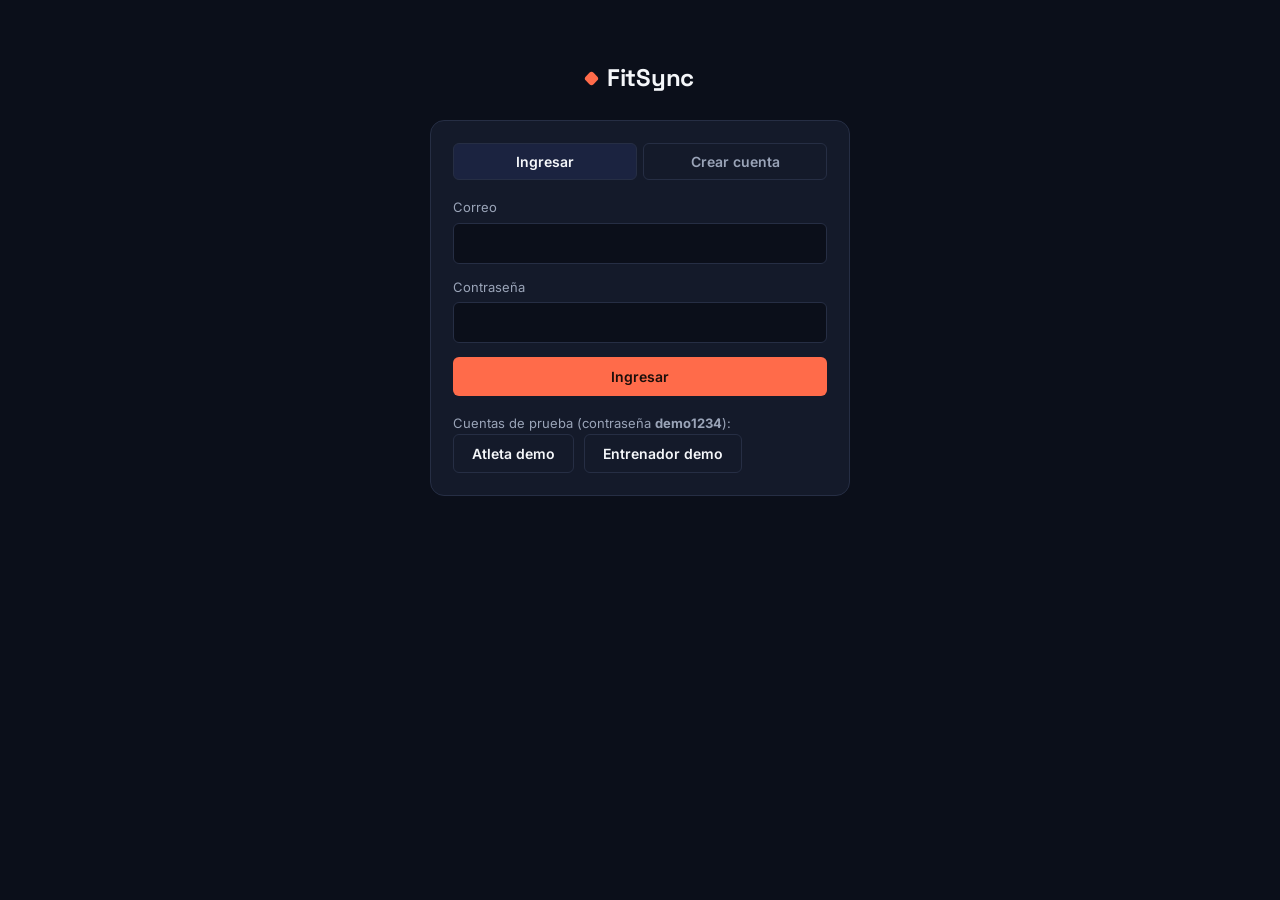
<file: src/main/resources/static/index.html>
<!DOCTYPE html>
<html lang="es"><head><meta charset="UTF-8"><meta name="viewport" content="width=device-width, initial-scale=1.0"><link rel="preconnect" href="https://fonts.googleapis.com"><link rel="preconnect" href="https://fonts.gstatic.com" crossorigin><link href="https://fonts.googleapis.com/css2?family=Space+Grotesk:wght@500;600;700&family=Inter:wght@400;500;600&display=swap" rel="stylesheet"><link rel="stylesheet" href="css/app.css"><title>Semana · FitSync</title></head>
<body>
<main class="wrap">
  <div class="page-head">
    <div><h1 id="title">Tu semana</h1><p>Entrenamiento y suplementación en un solo tablero. Las dosis post-entreno aparecen solo los días que entrenas.</p></div>
    <button class="btn btn-ghost" id="btnSeed">Cargar datos de ejemplo</button>
  </div>
  <div id="today"></div>
  <div id="content"></div>
</main>
<script src="js/app.js"></script>
<script>
let programs = [], plans = [], progId = null, planId = null, reminderTimers = [];
const REMIND_KEY = 'fitsync.reminders';

async function load() {
  if (VIEW) $('#title').textContent = 'Semana de ' + VIEW.fullName;
  [programs, plans] = await Promise.all([listPrograms(), listPlans()]);
  const saved = loadSelection();
  progId = programs.find(p => p.id === (progId || saved.progId)) ? (progId || saved.progId) : (programs[0] && programs[0].id) || null;
  planId = plans.find(p => p.id === (planId || saved.planId)) ? (planId || saved.planId) : defaultPlanFor(plans, progId);
  render();
  await loadToday();
}

/* ---------- Hoy: check-in y recordatorios ---------- */
async function loadToday() {
  const box = $('#today');
  if (!progId && !planId) { box.innerHTML = ''; return; }
  const q = '?' + [progId && 'programId=' + progId, planId && 'planId=' + planId].filter(Boolean).join('&') + ownerQS('&');
  const t = await api('/today' + q);
  const readOnly = !!VIEW;
  const fecha = new Date(t.date + 'T00:00:00').toLocaleDateString('es-PE', {weekday: 'long', day: 'numeric', month: 'long'});
  const items = [];
  if (t.trainingDay) items.push('<label class="task' + (t.workoutDone ? ' done' : '') + '"><input type="checkbox" data-kind="WORKOUT" data-ref="' + progId + '"' +
    (t.workoutDone ? ' checked' : '') + (readOnly ? ' disabled' : '') + '><span class="grow">Entrenamiento de hoy<small>' + esc(t.programName || '') + '</small></span>' +
    '<span class="chip ' + (t.workoutDone ? 'ok' : 'warn') + '">' + (t.workoutDone ? 'Hecho' : 'Pendiente') + '</span></label>');
  t.doses.forEach(d => {
    const chip = d.status === 'TOMADA' ? ['ok', 'Tomada'] : d.status === 'ATRASADA' ? ['late', 'Atrasada'] : ['warn', 'Pendiente'];
    items.push('<label class="task' + (d.status === 'TOMADA' ? ' done' : '') + '"><input type="checkbox" data-kind="DOSE" data-ref="' + d.id + '"' +
      (d.status === 'TOMADA' ? ' checked' : '') + (readOnly ? ' disabled' : '') + '><span class="grow">' + esc(d.name) + '<small>' + d.grams + ' g · ' + d.time +
      (d.postWorkout ? ' · post-entreno' : '') + '</small></span><span class="chip ' + chip[0] + '">' + chip[1] + '</span></label>');
  });
  const on = read(REMIND_KEY) === 'on';
  box.innerHTML = '<div class="panel today"><div><h2>Hoy · ' + esc(fecha) + '</h2><p class="sub">' +
    (t.trainingDay ? 'Día de entrenamiento.' : 'Día de descanso: solo las dosis fijas.') +
    (readOnly ? ' Solo el atleta puede marcar lo que cumplió.' : ' Marca lo que ya cumpliste; cuenta para tu adherencia.') + '</p>' +
    '<div class="tasks">' + (items.join('') || '<p class="empty">No hay nada programado para hoy.</p>') + '</div></div>' +
    (readOnly ? '' : '<button class="btn ' + (on ? 'btn-ghost' : 'btn-teal') + '" id="btnRemind">' + (on ? 'Recordatorios activos' : 'Activar recordatorios') + '</button>') + '</div>';

  if (!readOnly) {
    box.querySelectorAll('input[type=checkbox]').forEach(cb => cb.onchange = async () => {
      try {
        await api('/adherence/check-ins', 'POST', {date: t.date, kind: cb.dataset.kind, refId: cb.dataset.ref,
          programId: progId, planId: planId, done: cb.checked});
        toast(cb.checked ? '¡Registrado!' : 'Marca quitada'); loadToday();
      } catch (e) { cb.checked = !cb.checked; toast(e.message); }
    });
    $('#btnRemind').onclick = toggleReminders;
    scheduleReminders(t);
  }
}

/** Recordatorios en el navegador: avisan a la hora de cada dosis pendiente mientras FitSync esté abierto. */
async function toggleReminders() {
  if (read(REMIND_KEY) === 'on') { store(REMIND_KEY, null); toast('Recordatorios desactivados'); return loadToday(); }
  if ('Notification' in window && Notification.permission === 'default') await Notification.requestPermission();
  store(REMIND_KEY, 'on');
  toast(('Notification' in window && Notification.permission === 'granted')
    ? 'Te avisaremos a la hora de cada dosis' : 'Te avisaremos dentro de la página (el navegador bloqueó las notificaciones)');
  loadToday();
}
function scheduleReminders(t) {
  reminderTimers.forEach(clearTimeout); reminderTimers = [];
  if (read(REMIND_KEY) !== 'on') return;
  const now = new Date();
  t.doses.filter(d => d.status === 'PENDIENTE').forEach(d => {
    const [h, m] = d.time.split(':').map(Number);
    const at = new Date(now); at.setHours(h, m, 0, 0);
    const ms = at - now;
    if (ms > 0 && ms < 24 * 3600 * 1000) reminderTimers.push(setTimeout(() => notify(d), ms));
  });
}
function notify(d) {
  const body = d.name + ' · ' + d.grams + ' g' + (d.postWorkout ? ' (post-entreno)' : '');
  if ('Notification' in window && Notification.permission === 'granted') new Notification('Hora de tu dosis', {body});
  toast('Hora de tu dosis: ' + body);
  loadToday();
}

/* ---------- tablero semanal ---------- */
function render() {
  const box = $('#content');
  if (!programs.length) {
    box.innerHTML = '<div class="panel"><h2>Todavía no hay nada que mostrar</h2><p class="empty">Crea un programa en <a href="entrenamiento.html">Entrenamiento</a> y un plan en <a href="suplementos.html">Suplementación</a>, o carga datos de ejemplo para ver el tablero completo.</p></div>';
    return;
  }
  const prog = programs.find(p => p.id === progId);
  const plan = plans.find(p => p.id === planId);
  const doses = plan ? [...plan.doses].sort((a, b) => a.timeOfDay.localeCompare(b.timeOfDay)) : [];
  const byDay = {}; prog.days.forEach(d => byDay[d.dayOfWeek] = d);
  const trainDays = prog.days.filter(d => d.exercises.length).length;
  const totalEx = prog.days.reduce((n, d) => n + d.exercises.length, 0);

  const cols = DAYS.map(day => {
    const d = byDay[day];
    const training = !!d;
    const fixed = doses.filter(x => !x.relativeToWorkout);
    const post = training ? doses.filter(x => x.relativeToWorkout) : [];
    const ex = training ? (d.exercises.length ? d.exercises.map(e =>
      '<div class="blk">' + esc(e.name) + '<small>' + e.reps + ' · ' + esc(e.muscleGroup) + '</small></div>').join('') : '<p class="empty">Sin ejercicios</p>') : '<p class="empty">Descanso</p>';
    const dz = fixed.concat(post).sort((a, b) => a.timeOfDay.localeCompare(b.timeOfDay)).map(x =>
      '<div class="blk dose">' + esc(x.supplementName) + '<small>' + x.grams + ' g · ' + x.timeOfDay + (x.relativeToWorkout ? ' · post-entreno' : '') + '</small></div>').join('');
    return '<div class="col ' + (training ? 'train' : 'rest') + '"><h3>' + DAY_ES[day] + '<span class="tag">' + (training ? 'Entrenas' : 'Descanso') + '</span></h3>' +
      ex + (dz ? '<div class="sep">Suplementos</div>' + dz : '') + '</div>';
  }).join('');

  box.innerHTML = pickers(programs, plans, progId, planId) +
    '<div class="stats"><span><b>' + trainDays + '</b>días de entrenamiento</span><span><b>' + totalEx + '</b>ejercicios</span><span><b>' + doses.length + '</b>dosis en el plan</span><span><b>' + (7 - prog.days.length) + '</b>días de descanso</span></div>' +
    '<div class="legend"><span><i style="background:var(--coral)"></i>Entrenamiento</span><span><i style="background:var(--teal)"></i>Suplementación</span></div>' +
    '<div class="board">' + cols + '</div>';

  $('#selProg').onchange = e => { progId = e.target.value; planId = defaultPlanFor(plans, progId); saveSelection(progId, planId); render(); loadToday(); };
  $('#selPlan').onchange = e => { planId = e.target.value || null; saveSelection(progId, planId); render(); loadToday(); };
  saveSelection(progId, planId);
}

/** Crea un programa PPL de 6 días con un plan de suplementos vinculado. */
async function seed() {
  const btn = $('#btnSeed'); btn.disabled = true; btn.textContent = 'Cargando…';
  try {
    const plan = [
      ['MONDAY', [['Press banca','Pecho',4,8],['Press militar','Hombros',3,10],['Fondos en paralelas','Tríceps',3,12]]],
      ['TUESDAY', [['Dominadas','Espalda',4,8],['Remo con barra','Espalda',4,10],['Curl con barra','Bíceps',3,12]]],
      ['WEDNESDAY', [['Sentadilla','Piernas',4,6],['Peso muerto rumano','Piernas',3,10],['Elevación de talones','Piernas',4,15]]],
      ['THURSDAY', [['Press inclinado con mancuernas','Pecho',4,10],['Elevaciones laterales','Hombros',4,15]]],
      ['FRIDAY', [['Jalón al pecho','Espalda',4,10],['Remo con mancuerna','Espalda',3,12]]],
      ['SATURDAY', [['Prensa de piernas','Piernas',4,12],['Curl femoral','Piernas',3,12]]]
    ];
    const p = await api('/workout-programs', 'POST', {userId: ownerId(), name: 'Rutina PPL 6 días', splitType: 'PUSH_PULL_LEGS'});
    for (const [day, exs] of plan) {
      await api('/workout-programs/' + p.id + '/days', 'POST', {dayOfWeek: day});
      for (const [n, m, s, r] of exs)
        await api('/workout-programs/' + p.id + '/exercises', 'POST', {dayOfWeek: day, exerciseName: n, muscleGroup: m, sets: s, repsPerSet: r, restSeconds: 90});
    }
    await api('/workout-programs/' + p.id + '/publish', 'POST');
    progId = p.id;
    try {
      const sp = await api('/supplement-plans', 'POST', {userId: ownerId(), linkedProgramId: p.id});
      await api('/supplement-plans/' + sp.id + '/doses', 'POST', {supplementName: 'Creatina monohidrato', grams: 5, timeOfDay: '08:00', relativeToWorkout: false});
      await api('/supplement-plans/' + sp.id + '/doses', 'POST', {supplementName: 'Proteína whey', grams: 30, timeOfDay: '19:00', relativeToWorkout: true});
      await api('/supplement-plans/' + sp.id + '/doses', 'POST', {supplementName: 'Magnesio', grams: 0.4, timeOfDay: '22:00', relativeToWorkout: false});
      planId = sp.id;
    } catch (e) { toast(e.message); }
    saveSelection(progId, planId); await load(); toast('Datos de ejemplo cargados');
  } catch (e) { toast(e.message); }
  btn.disabled = false; btn.textContent = 'Cargar datos de ejemplo';
}
$('#btnSeed').onclick = seed;
start('semana', load);
</script>
</body></html>
</file>
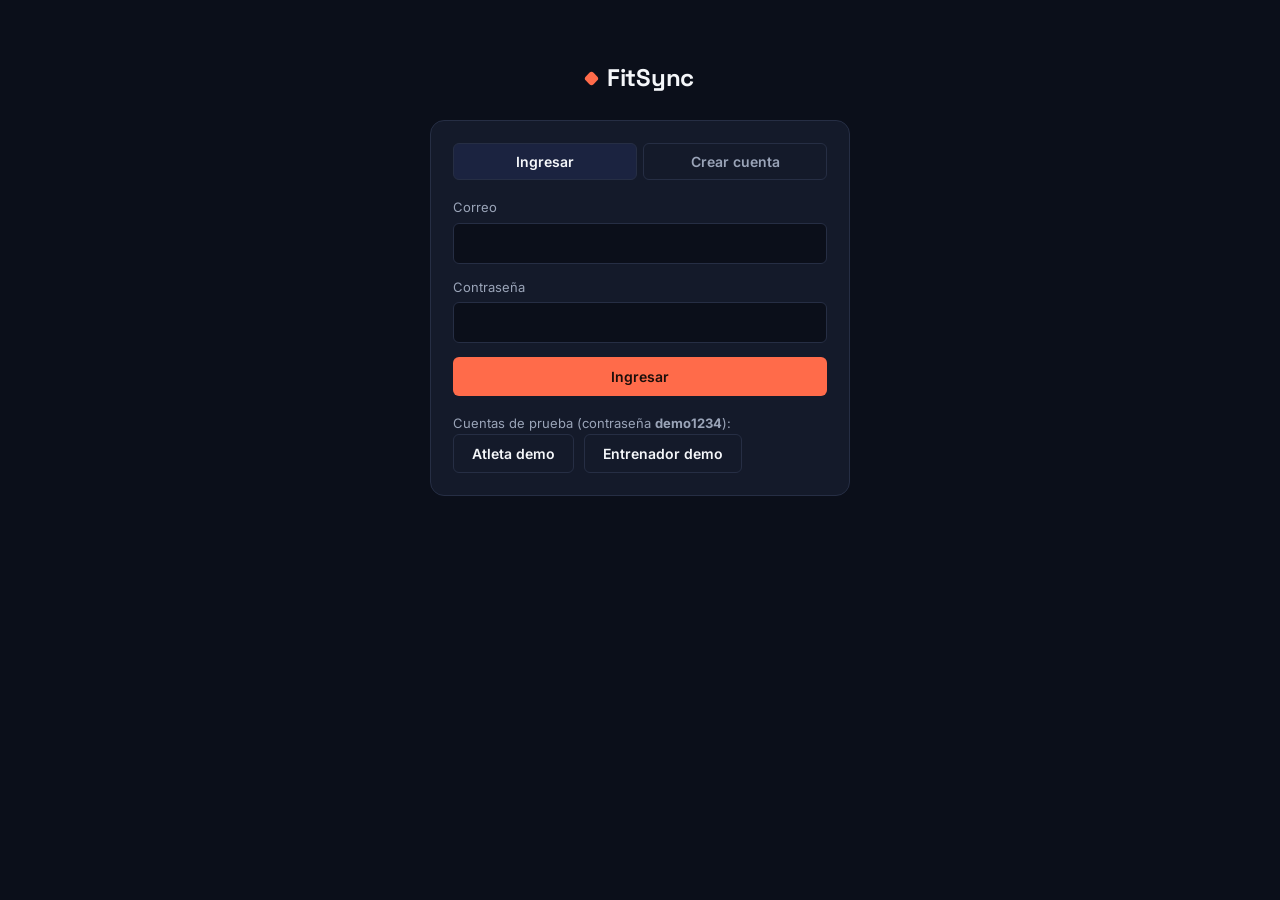
<file: src/main/resources/static/atletas.html>
<!DOCTYPE html>
<html lang="es"><head><meta charset="UTF-8"><meta name="viewport" content="width=device-width, initial-scale=1.0"><link rel="preconnect" href="https://fonts.googleapis.com"><link rel="preconnect" href="https://fonts.gstatic.com" crossorigin><link href="https://fonts.googleapis.com/css2?family=Space+Grotesk:wght@500;600;700&family=Inter:wght@400;500;600&display=swap" rel="stylesheet"><link rel="stylesheet" href="css/app.css"><title>Atletas · FitSync</title></head>
<body>
<main class="wrap">
  <div class="page-head">
    <div><h1>Mis atletas</h1><p>Agrega atletas por su correo, revisa su semana y su adherencia, y personaliza la marca que ven.</p></div>
  </div>
  <div id="content"></div>
</main>
<script src="js/app.js"></script>
<script>
async function load() {
  if (!isCoach()) {
    $('#content').innerHTML = '<div class="panel"><p class="empty">Esta sección es para cuentas de entrenador.</p></div>';
    return;
  }
  if (VIEW) { setView(null); VIEW = null; }
  const athletes = await api('/coach/athletes');
  const brand = ME.brand || {name: '', color: '#FF6B4A'};
  const list = athletes.length ? athletes.map(a =>
    '<div class="row-a"><div><b>' + esc(a.fullName) + '</b><small>' + esc(a.email) + '</small></div>' +
    '<div>' + (a.programName ? esc(a.programName) : '<span class="empty">Sin programa</span>') + '<small>' + a.programs + ' programa(s) · ' + a.plans + ' plan(es)</small></div>' +
    '<div>' + (a.weekPercent == null ? '<span class="chip">Sin datos</span>' : '<span class="chip ' + (a.weekPercent >= 70 ? 'ok' : a.weekPercent >= 40 ? 'warn' : 'late') + '">' + a.weekPercent + '% esta semana</span>') + '</div>' +
    '<div class="acts"><button class="btn btn-teal" data-view="' + a.id + '" data-name="' + esc(a.fullName) + '">Ver su semana</button>' +
    '<button class="btn btn-ghost" data-remove="' + a.id + '">Quitar</button></div></div>').join('')
    : '<p class="empty">Todavía no tienes atletas. Agrega el primero con su correo.</p>';

  $('#content').innerHTML = (isPro() ? '' :
    '<div class="upsell" style="margin:0 0 20px">Para gestionar atletas y usar tu propia marca necesitas el <b>plan Pro</b>. <a href="plan.html">Pasar a Pro</a></div>') +
    '<div class="split"><div class="stack">' +
    '<form class="panel" id="formAdd"><h2>Agregar atleta</h2><div class="rule" id="ruleAdd"></div>' +
    '<div class="field"><label for="aemail">Correo del atleta (debe tener cuenta en FitSync)</label><input id="aemail" type="email" required placeholder="demo@fitsync.com"></div>' +
    '<button class="btn btn-coral" type="submit">Agregar</button></form>' +
    '<form class="panel" id="formBrand"><h2>Marca blanca</h2><div class="rule" id="ruleBrand"></div>' +
    '<div class="preview" id="bprev"><i></i><span></span></div>' +
    '<div class="field"><label for="bname">Nombre de tu marca</label><input id="bname" maxlength="40" value="' + esc(brand.name) + '" placeholder="Ej. Team Fuerza"></div>' +
    '<div class="field"><label for="bcolor">Color principal</label><div class="swatch"><input id="bcolor" type="color" value="' + brand.color + '"><span id="bhex">' + brand.color + '</span></div></div>' +
    '<button class="btn btn-teal" type="submit">Guardar marca</button></form>' +
    '</div><div class="panel athletes"><h2>Atletas a tu cargo (' + athletes.length + ')</h2>' + list + '</div></div>';

  const preview = () => {
    const c = $('#bcolor').value; $('#bhex').textContent = c.toUpperCase();
    $('#bprev i').style.background = c; $('#bprev span').textContent = 'FitSync · ' + ($('#bname').value || 'tu marca');
  };
  $('#bname').oninput = preview; $('#bcolor').oninput = preview; preview();

  $('#formAdd').onsubmit = async ev => {
    ev.preventDefault(); clearRule($('#ruleAdd'));
    try { await api('/coach/athletes', 'POST', {email: $('#aemail').value}); toast('Atleta agregado'); load(); }
    catch (e) { showRule($('#ruleAdd'), e.message); }
  };
  $('#formBrand').onsubmit = async ev => {
    ev.preventDefault(); clearRule($('#ruleBrand'));
    try { await api('/coach/brand', 'PUT', {name: $('#bname').value, color: $('#bcolor').value}); toast('Marca guardada'); setTimeout(() => location.reload(), 800); }
    catch (e) { showRule($('#ruleBrand'), e.message); }
  };
  document.querySelectorAll('[data-view]').forEach(b => b.onclick = () => {
    setView({id: b.dataset.view, fullName: b.dataset.name}); location.href = 'index.html';
  });
  document.querySelectorAll('[data-remove]').forEach(b => b.onclick = async () => {
    if (!confirm('¿Quitar a este atleta de tu lista? Sus datos no se borran.')) return;
    try { await api('/coach/athletes/' + b.dataset.remove, 'DELETE'); toast('Atleta quitado'); load(); } catch (e) { toast(e.message); }
  });
}
start('atletas', load);
</script>
</body></html>
</file>
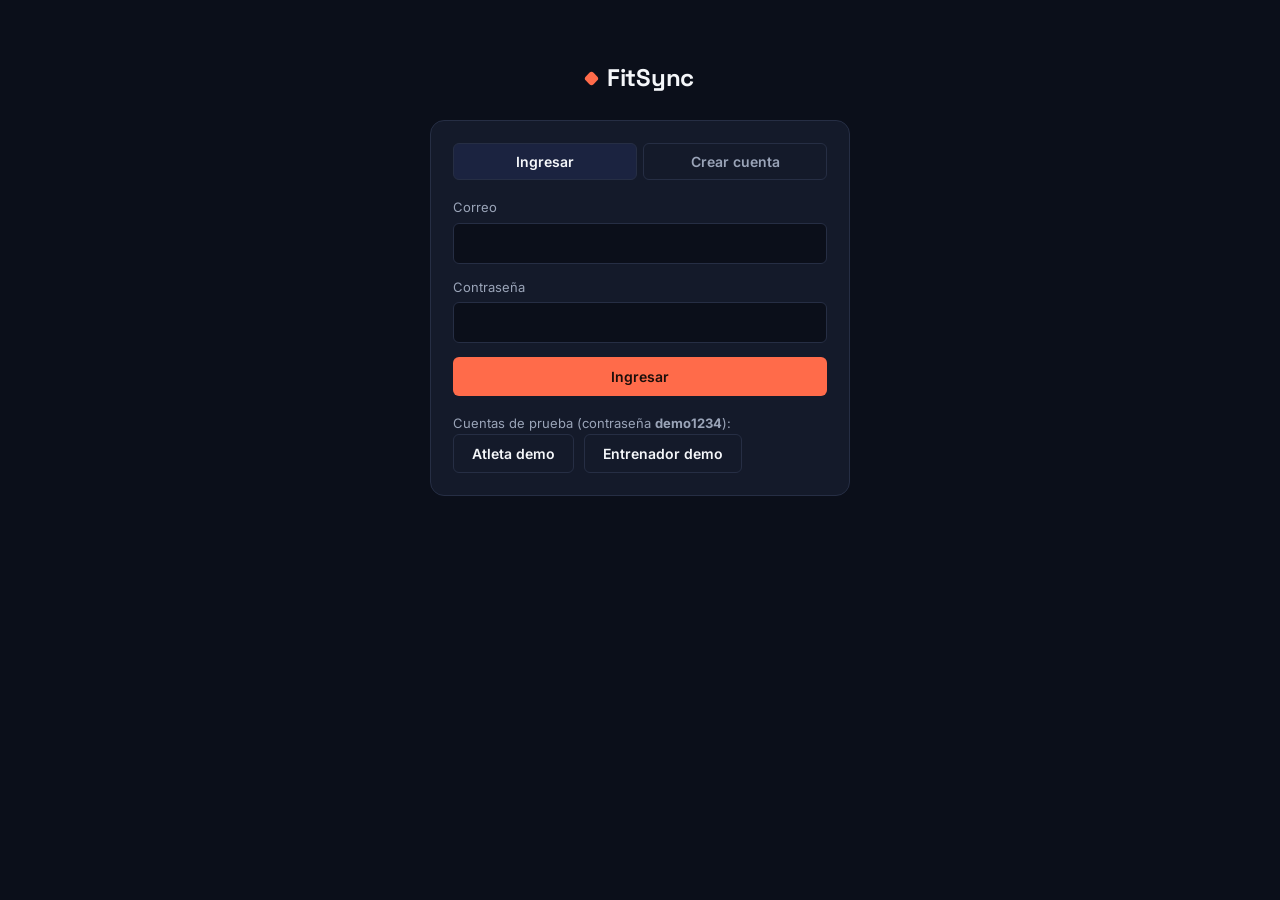
<file: src/main/resources/static/entrenamiento.html>
<!DOCTYPE html>
<html lang="es"><head><meta charset="UTF-8"><meta name="viewport" content="width=device-width, initial-scale=1.0"><link rel="preconnect" href="https://fonts.googleapis.com"><link rel="preconnect" href="https://fonts.gstatic.com" crossorigin><link href="https://fonts.googleapis.com/css2?family=Space+Grotesk:wght@500;600;700&family=Inter:wght@400;500;600&display=swap" rel="stylesheet"><link rel="stylesheet" href="css/app.css"><title>Entrenamiento · FitSync</title></head>
<body>
<main class="wrap">
  <div class="page-head">
    <div><h1>Entrenamiento</h1><p>Arma tu programa por días y ejercicios. El sistema valida las reglas de negocio antes de guardar.</p></div>
  </div>
  <div class="split">
    <aside>
      <div class="list" id="programs"></div>
      <form class="panel" id="formProgram">
        <h2>Nuevo programa</h2>
        <div class="field"><label for="pname">Nombre</label><input id="pname" required maxlength="120" placeholder="Rutina PPL 6 días"></div>
        <div class="field"><label for="psplit">División</label>
          <select id="psplit"><option value="PUSH_PULL_LEGS">Push / Pull / Legs</option><option value="UPPER_LOWER">Torso / Pierna</option><option value="FULL_BODY">Cuerpo completo</option><option value="BRO_SPLIT">Un músculo por día</option></select></div>
        <button class="btn btn-coral" type="submit">Crear programa</button>
      </form>
    </aside>
    <section id="detail"></section>
  </div>
</main>
<script src="js/app.js"></script>
<script>
let programs = [], selected = null;
const MUSCLES = ['Pecho','Espalda','Piernas','Hombros','Bíceps','Tríceps','Core'];

async function load(selectId) {
  programs = await listPrograms();
  if (selectId) selected = selectId;
  if (!programs.find(p => p.id === selected)) selected = programs.length ? programs[0].id : null;
  renderList(); renderDetail();
}

function renderList() {
  $('#programs').innerHTML = programs.length ? programs.map(p =>
    '<button class="item' + (p.id === selected ? ' sel' : '') + '" data-id="' + p.id + '"><b>' + esc(p.name) + '</b><small>' +
    SPLIT_ES[p.splitType] + ' · ' + p.days.length + ' días</small></button>').join('')
    : '<p class="empty">Aún no tienes programas. Crea el primero abajo.</p>';
  document.querySelectorAll('#programs .item').forEach(b => b.onclick = () => { selected = b.dataset.id; renderList(); renderDetail(); });
}

function renderDetail() {
  const p = programs.find(x => x.id === selected);
  if (!p) { $('#detail').innerHTML = '<div class="panel"><p class="empty">Selecciona o crea un programa para ver su detalle.</p></div>'; return; }
  const days = [...p.days].sort((a, b) => DAYS.indexOf(a.dayOfWeek) - DAYS.indexOf(b.dayOfWeek));
  const daysHtml = days.length ? days.map(d =>
    '<div class="daycard"><h3>' + DAY_ES[d.dayOfWeek] + '</h3>' + (d.exercises.length
      ? d.exercises.map(e => '<div class="ex"><b>' + esc(e.name) + '</b><span>' + esc(e.muscleGroup) + '</span><span>' + e.reps + '</span><span>descanso ' + e.rest + '</span></div>').join('')
      : '<p class="empty">Día sin ejercicios todavía.</p>') + '</div>').join('')
    : '<p class="empty">Este programa no tiene días. Agrega el primero con el formulario de abajo.</p>';

  $('#detail').innerHTML =
    '<div class="stack"><div class="panel"><div class="detail-head"><div><h2>' + esc(p.name) + '</h2>' +
    '<span class="chip">' + SPLIT_ES[p.splitType] + '</span> <span class="chip ' + (p.published ? 'ok' : 'draft') + '">' + (p.published ? 'Publicado' : 'Borrador') + '</span></div>' +
    (p.published ? '' : '<button class="btn btn-teal" id="btnPublish">Publicar programa</button>') + '</div>' +
    '<div class="rule" id="rulePub"></div>' + daysHtml + '</div>' +

    '<div class="row c2" style="align-items:start">' +
    '<form class="panel" id="formDay"><h2>Agregar día</h2><div class="rule" id="ruleDay"></div>' +
    '<div class="field"><label for="dsel">Día de la semana</label><select id="dsel">' + DAYS.map(d => '<option value="' + d + '">' + DAY_ES[d] + '</option>').join('') + '</select></div>' +
    '<button class="btn btn-coral" type="submit">Agregar día</button></form>' +

    '<form class="panel" id="formEx"><h2>Agregar ejercicio</h2><div class="rule" id="ruleEx"></div>' +
    '<div class="field"><label for="esel">Día</label><select id="esel">' + (days.length ? days.map(d => '<option value="' + d.dayOfWeek + '">' + DAY_ES[d.dayOfWeek] + '</option>').join('') : '<option value="">Agrega un día primero</option>') + '</select></div>' +
    '<div class="field"><label for="ename">Ejercicio</label><input id="ename" required maxlength="120" placeholder="Press banca"></div>' +
    '<div class="field"><label for="emus">Grupo muscular</label><select id="emus">' + MUSCLES.map(m => '<option>' + m + '</option>').join('') + '</select></div>' +
    '<div class="row c3"><div class="field"><label for="esets">Series</label><input id="esets" type="number" min="1" max="10" value="4" required></div>' +
    '<div class="field"><label for="ereps">Reps</label><input id="ereps" type="number" min="1" max="100" value="8" required></div>' +
    '<div class="field"><label for="erest">Descanso (s)</label><input id="erest" type="number" min="0" max="600" value="90" required></div></div>' +
    '<button class="btn btn-coral" type="submit"' + (days.length ? '' : ' disabled') + '>Agregar ejercicio</button></form></div></div>';

  const run = async (box, fn, ok) => {
    clearRule(box);
    try { await fn(); await load(p.id); toast(ok); } catch (e) { showRule(box, e.message); }
  };
  $('#formDay').onsubmit = ev => { ev.preventDefault(); run($('#ruleDay'), () => api('/workout-programs/' + p.id + '/days', 'POST', {dayOfWeek: $('#dsel').value}), 'Día agregado'); };
  $('#formEx').onsubmit = ev => { ev.preventDefault(); run($('#ruleEx'), () => api('/workout-programs/' + p.id + '/exercises', 'POST', {
    dayOfWeek: $('#esel').value, exerciseName: $('#ename').value, muscleGroup: $('#emus').value,
    sets: +$('#esets').value, repsPerSet: +$('#ereps').value, restSeconds: +$('#erest').value}), 'Ejercicio agregado'); };
  const bp = $('#btnPublish');
  if (bp) bp.onclick = () => run($('#rulePub'), () => api('/workout-programs/' + p.id + '/publish', 'POST'), 'Programa publicado');
}

$('#formProgram').onsubmit = async ev => {
  ev.preventDefault();
  try {
    const p = await api('/workout-programs', 'POST', {userId: ownerId(), name: $('#pname').value, splitType: $('#psplit').value});
    $('#pname').value = ''; await load(p.id); toast('Programa creado');
  } catch (e) { toast(e.message); }
};
start('entreno', load);
</script>
</body></html>
</file>
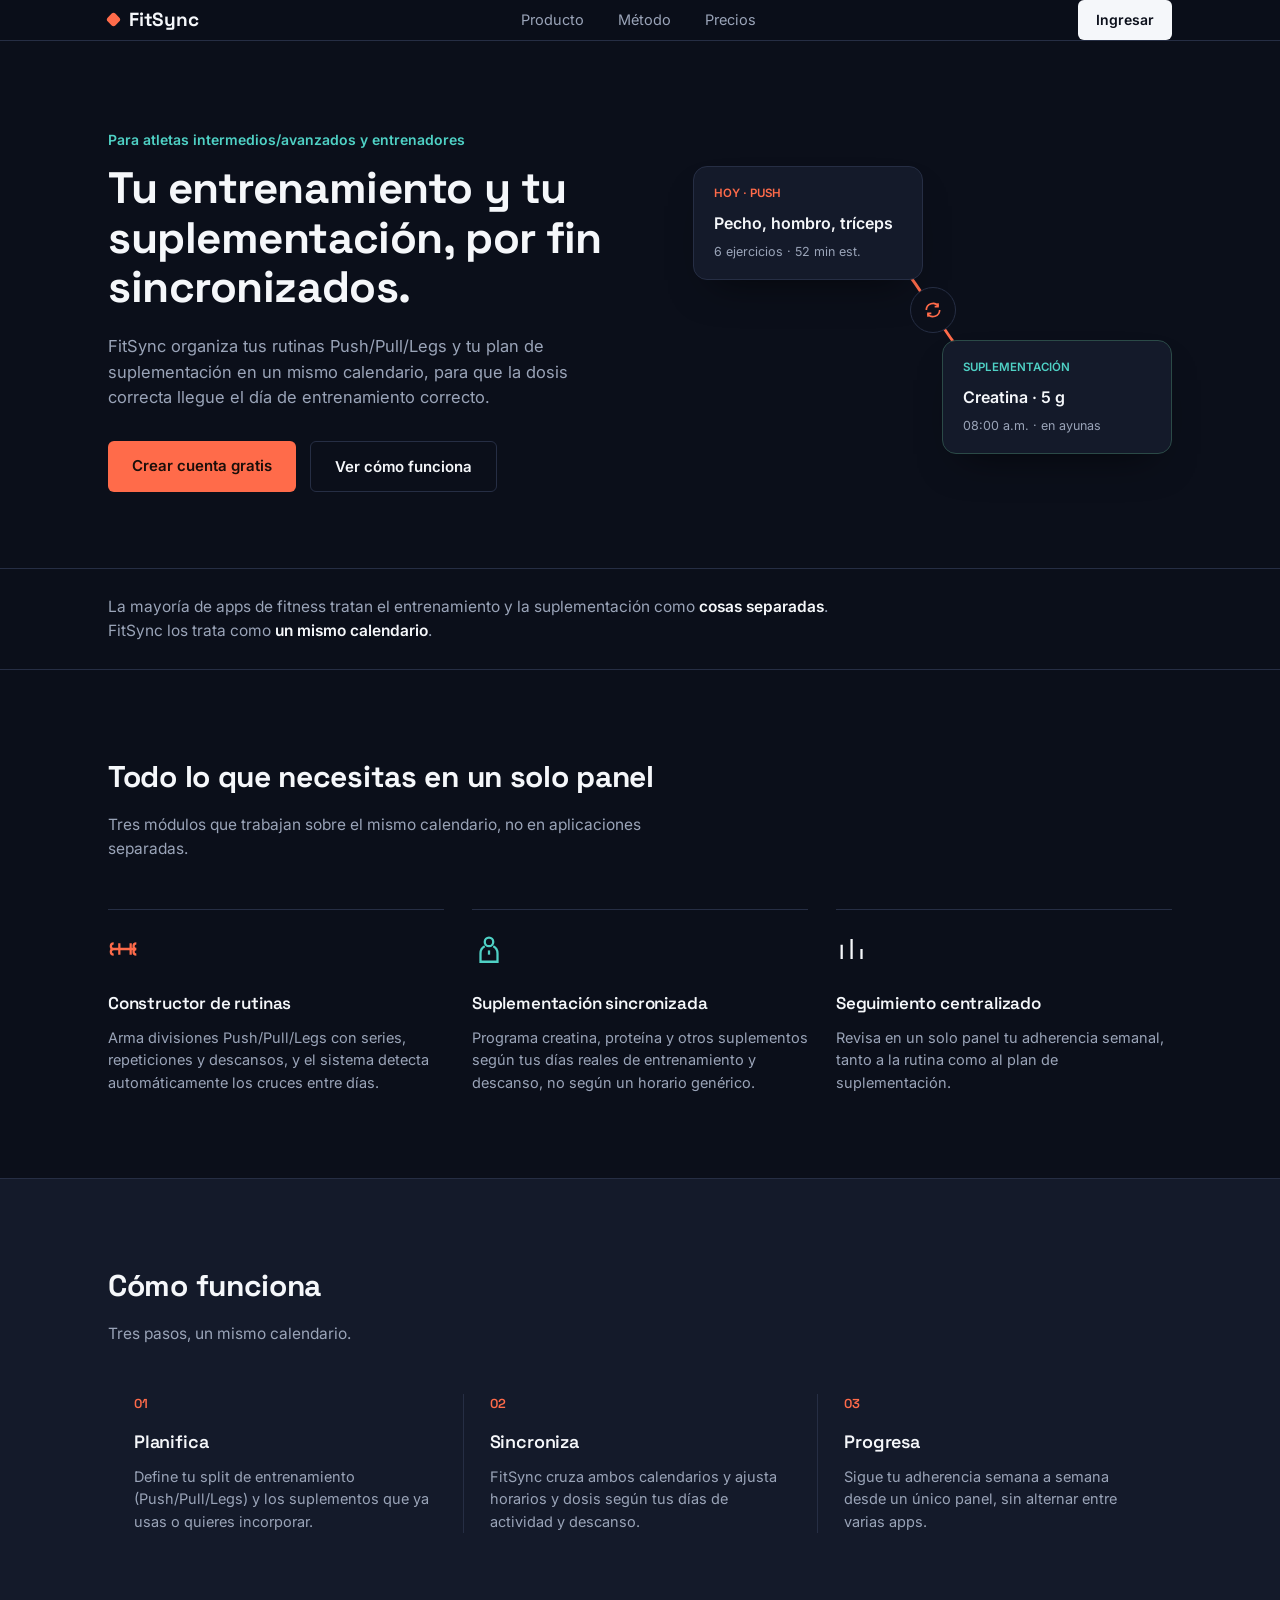
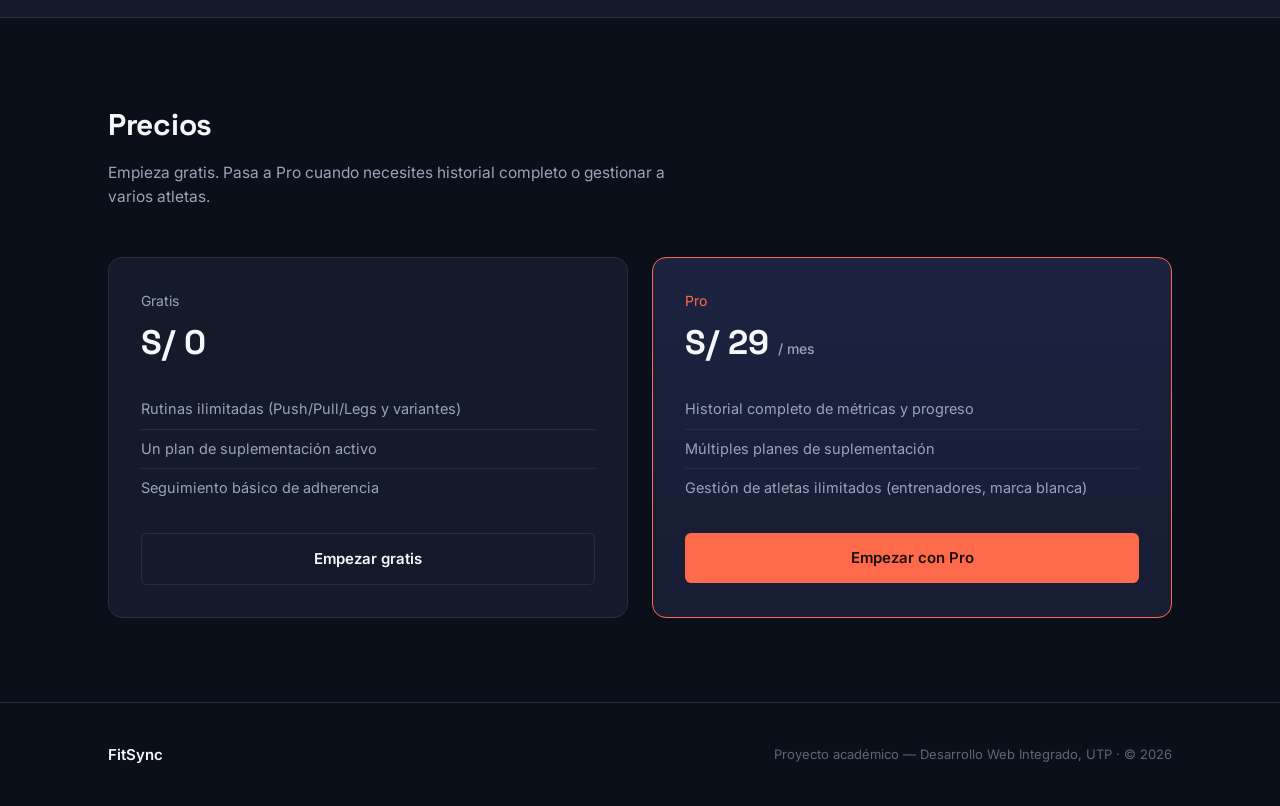
<file: src/main/resources/static/landing.html>
<!DOCTYPE html>
<html lang="es">
<head>
<meta charset="UTF-8">
<meta name="viewport" content="width=device-width, initial-scale=1.0">
<title>FitSync — Entrenamiento y suplementación sincronizados</title>
<link rel="preconnect" href="https://fonts.googleapis.com">
<link rel="preconnect" href="https://fonts.gstatic.com" crossorigin>
<link href="https://fonts.googleapis.com/css2?family=Space+Grotesk:wght@500;600;700&family=Inter:wght@400;500;600&display=swap" rel="stylesheet">
<style>
  :root{
    --bg:#0B0F1A;
    --surface:#141A2A;
    --surface-alt:#1B2340;
    --line:#262E44;
    --coral:#FF6B4A;
    --coral-dim:#7A3A2C;
    --teal:#4FD1C5;
    --text-hi:#F5F7FA;
    --text-mid:#9AA4B8;
    --text-low:#5D6577;
    --radius-sm:6px;
    --radius-md:14px;
  }
  *{box-sizing:border-box;}
  html{scroll-behavior:smooth;}
  body{
    margin:0;
    background:var(--bg);
    color:var(--text-hi);
    font-family:'Inter',sans-serif;
    -webkit-font-smoothing:antialiased;
    line-height:1.55;
  }
  h1,h2,h3,.brand{ font-family:'Space Grotesk',sans-serif; letter-spacing:-0.01em; }
  .wrap{ max-width:1120px; margin:0 auto; padding:0 28px; }
  a{ color:inherit; text-decoration:none; }

  /* ---------- NAV ---------- */
  header{
    position:sticky; top:0; z-index:20;
    background:rgba(11,15,26,0.86);
    backdrop-filter:blur(10px);
    border-bottom:1px solid var(--line);
  }
  nav{ display:flex; align-items:center; justify-content:space-between; padding:18px 0; }
  .brand{ display:flex; align-items:center; gap:10px; font-size:19px; font-weight:700; }
  .brand-dot{ width:11px; height:11px; border-radius:3px; background:var(--coral); transform:rotate(45deg); }
  .nav-links{ display:flex; gap:34px; font-size:14.5px; color:var(--text-mid); }
  .nav-links a:hover{ color:var(--text-hi); }
  .nav-cta{
    background:var(--text-hi); color:var(--bg); font-weight:600; font-size:14px;
    padding:9px 18px; border-radius:var(--radius-sm);
  }
  .nav-cta:hover{ background:var(--coral); color:var(--text-hi); }
  .nav-toggle{ display:none; }

  /* ---------- HERO ---------- */
  .hero{ padding:88px 0 76px; }
  .hero-grid{ display:grid; grid-template-columns:1.05fr 0.95fr; gap:56px; align-items:center; }
  .eyebrow{ color:var(--teal); font-size:14px; font-weight:600; margin:0 0 14px; }
  h1.headline{ font-size:44px; line-height:1.12; font-weight:700; margin:0 0 22px; max-width:620px; }
  .hero p.sub{ color:var(--text-mid); font-size:16.5px; max-width:480px; margin:0 0 30px; }
  .hero-ctas{ display:flex; gap:14px; flex-wrap:wrap; }
  .btn{ font-size:15px; font-weight:600; padding:13px 24px; border-radius:var(--radius-sm); display:inline-block; transition:transform .15s ease, background .15s ease; }
  .btn-primary{ background:var(--coral); color:#1A0E0A; }
  .btn-primary:hover{ transform:translateY(-1px); background:#ff7d60; }
  .btn-ghost{ border:1px solid var(--line); color:var(--text-hi); }
  .btn-ghost:hover{ border-color:var(--text-mid); }

  /* hero visual: two synced cards */
  .sync-visual{ position:relative; height:300px; }
  .sync-card{
    position:absolute; width:230px; background:var(--surface); border:1px solid var(--line);
    border-radius:var(--radius-md); padding:18px 20px; box-shadow:0 20px 40px -20px rgba(0,0,0,.6);
  }
  .sync-card.training{ top:6px; left:0; }
  .sync-card.supp{ bottom:6px; right:0; border-color:#2b4a47; }
  .sc-tag{ font-size:11.5px; font-weight:600; margin-bottom:8px; }
  .sc-tag.tr{ color:var(--coral); }
  .sc-tag.su{ color:var(--teal); }
  .sc-title{ font-size:16px; font-weight:600; margin-bottom:6px; }
  .sc-meta{ font-size:12.5px; color:var(--text-mid); }
  .sync-line-svg{ position:absolute; inset:0; width:100%; height:100%; }
  .sync-path{ stroke:var(--coral); stroke-width:2; fill:none; stroke-dasharray:6 6; opacity:.55; }
  .sync-badge{
    position:absolute; top:50%; left:50%; transform:translate(-50%,-50%);
    width:46px; height:46px; border-radius:50%; background:var(--bg);
    border:1px solid var(--line); display:flex; align-items:center; justify-content:center;
  }

  /* ---------- INSIGHT STRIP ---------- */
  .insight{ border-top:1px solid var(--line); border-bottom:1px solid var(--line); padding:26px 0; }
  .insight p{ margin:0; color:var(--text-mid); font-size:15.5px; max-width:760px; }
  .insight strong{ color:var(--text-hi); font-weight:600; }

  /* ---------- SECTION HEADS ---------- */
  section{ padding:84px 0; }
  .section-head{ max-width:560px; margin-bottom:48px; }
  .section-head h2{ font-size:30px; margin:0 0 12px; }
  .section-head p{ color:var(--text-mid); font-size:15.5px; margin:0; }

  /* ---------- FEATURES ---------- */
  .features-grid{ display:grid; grid-template-columns:repeat(3,1fr); gap:28px; }
  .feature{ border-top:1px solid var(--line); padding-top:22px; }
  .f-icon{ width:34px; height:34px; margin-bottom:18px; }
  .feature h3{ font-size:17px; margin:0 0 10px; font-weight:600; }
  .feature p{ font-size:14.5px; color:var(--text-mid); margin:0; }

  /* ---------- METHOD ---------- */
  .method{ background:var(--surface); border-top:1px solid var(--line); border-bottom:1px solid var(--line); }
  .method-row{ display:grid; grid-template-columns:repeat(3,1fr); gap:0; position:relative; }
  .method-step{ padding:0 26px; position:relative; }
  .method-step + .method-step{ border-left:1px solid var(--line); }
  .step-num{ font-family:'Space Grotesk',sans-serif; font-size:13px; color:var(--coral); font-weight:600; margin-bottom:14px; }
  .method-step h3{ font-size:18px; margin:0 0 10px; font-weight:600; }
  .method-step p{ font-size:14.5px; color:var(--text-mid); margin:0; }

  /* ---------- PRICING ---------- */
  .pricing-grid{ display:grid; grid-template-columns:1fr 1fr; gap:24px; }
  .price-card{ background:var(--surface); border:1px solid var(--line); border-radius:var(--radius-md); padding:32px; }
  .price-card.pro{ background:linear-gradient(180deg,#1B2340,#171d33); border-color:var(--coral); position:relative; }
  .plan-name{ font-size:14px; color:var(--text-mid); margin-bottom:6px; }
  .price-card.pro .plan-name{ color:var(--coral); }
  .plan-price{ font-family:'Space Grotesk',sans-serif; font-size:34px; font-weight:700; margin-bottom:20px; }
  .plan-price span{ font-size:14px; color:var(--text-mid); font-weight:500; font-family:'Inter',sans-serif; }
  .plan-feats{ list-style:none; padding:0; margin:0 0 26px; font-size:14.5px; color:var(--text-mid); }
  .plan-feats li{ padding:8px 0; border-top:1px solid var(--line); }
  .plan-feats li:first-child{ border-top:none; }
  .price-card .btn{ width:100%; text-align:center; }

  /* ---------- FOOTER ---------- */
  footer{ border-top:1px solid var(--line); padding:40px 0; }
  .foot-row{ display:flex; justify-content:space-between; align-items:center; flex-wrap:wrap; gap:12px; }
  .foot-brand{ font-size:15px; font-weight:600; }
  .foot-note{ font-size:13px; color:var(--text-low); }

  @media (max-width:860px){
    .hero-grid{ grid-template-columns:1fr; }
    .sync-visual{ height:230px; }
    .features-grid, .method-row, .pricing-grid{ grid-template-columns:1fr; }
    .method-step + .method-step{ border-left:none; border-top:1px solid var(--line); padding-top:26px; margin-top:26px; }
    h1.headline{ font-size:34px; }
    .nav-links{ display:none; }
  }
</style>
</head>
<body>

<header>
  <nav class="wrap">
    <div class="brand"><span class="brand-dot"></span>FitSync</div>
    <div class="nav-links">
      <a href="#producto">Producto</a>
      <a href="#metodo">Método</a>
      <a href="#precios">Precios</a>
    </div>
    <a href="login.html" class="nav-cta">Ingresar</a>
  </nav>
</header>

<section class="hero">
  <div class="wrap hero-grid">
    <div>
      <p class="eyebrow">Para atletas intermedios/avanzados y entrenadores</p>
      <h1 class="headline">Tu entrenamiento y tu suplementación, por fin sincronizados.</h1>
      <p class="sub">FitSync organiza tus rutinas Push/Pull/Legs y tu plan de suplementación en un mismo calendario, para que la dosis correcta llegue el día de entrenamiento correcto.</p>
      <div class="hero-ctas">
        <a href="login.html#registro" class="btn btn-primary">Crear cuenta gratis</a>
        <a href="#metodo" class="btn btn-ghost">Ver cómo funciona</a>
      </div>
    </div>
    <div class="sync-visual">
      <svg class="sync-line-svg" viewBox="0 0 300 300" preserveAspectRatio="none">
        <path class="sync-path" id="syncPath" d="M60,60 C170,60 130,240 240,240" />
      </svg>
      <div class="sync-card training">
        <div class="sc-tag tr">HOY · PUSH</div>
        <div class="sc-title">Pecho, hombro, tríceps</div>
        <div class="sc-meta">6 ejercicios · 52 min est.</div>
      </div>
      <div class="sync-card supp">
        <div class="sc-tag su">SUPLEMENTACIÓN</div>
        <div class="sc-title">Creatina · 5 g</div>
        <div class="sc-meta">08:00 a.m. · en ayunas</div>
      </div>
      <div class="sync-badge">
        <svg width="20" height="20" viewBox="0 0 24 24" fill="none" stroke="var(--coral)" stroke-width="2"><path d="M4 12a8 8 0 0 1 14.5-4.6M20 12a8 8 0 0 1-14.5 4.6"/><path d="M18 4v4h-4M6 20v-4h4"/></svg>
      </div>
    </div>
  </div>
</section>

<div class="insight">
  <div class="wrap">
    <p>La mayoría de apps de fitness tratan el entrenamiento y la suplementación como <strong>cosas separadas</strong>. FitSync los trata como <strong>un mismo calendario</strong>.</p>
  </div>
</div>

<section id="producto">
  <div class="wrap">
    <div class="section-head">
      <h2>Todo lo que necesitas en un solo panel</h2>
      <p>Tres módulos que trabajan sobre el mismo calendario, no en aplicaciones separadas.</p>
    </div>
    <div class="features-grid">
      <div class="feature">
        <svg class="f-icon" viewBox="0 0 24 24" fill="none" stroke="var(--coral)" stroke-width="1.6"><path d="M4 12h16M4 12a2 2 0 1 1 0-4M4 12a2 2 0 1 0 0 4M20 12a2 2 0 1 1 0-4M20 12a2 2 0 1 0 0 4M8 8v8M16 8v8"/></svg>
        <h3>Constructor de rutinas</h3>
        <p>Arma divisiones Push/Pull/Legs con series, repeticiones y descansos, y el sistema detecta automáticamente los cruces entre días.</p>
      </div>
      <div class="feature">
        <svg class="f-icon" viewBox="0 0 24 24" fill="none" stroke="var(--teal)" stroke-width="1.6"><circle cx="12" cy="7" r="3"/><path d="M9 10c-2 1-3 2.5-3 5v6h12v-6c0-2.5-1-4-3-5"/><path d="M12 13v3"/></svg>
        <h3>Suplementación sincronizada</h3>
        <p>Programa creatina, proteína y otros suplementos según tus días reales de entrenamiento y descanso, no según un horario genérico.</p>
      </div>
      <div class="feature">
        <svg class="f-icon" viewBox="0 0 24 24" fill="none" stroke="#F5F7FA" stroke-width="1.6"><path d="M4 19V9M11 19V5M18 19v-7"/></svg>
        <h3>Seguimiento centralizado</h3>
        <p>Revisa en un solo panel tu adherencia semanal, tanto a la rutina como al plan de suplementación.</p>
      </div>
    </div>
  </div>
</section>

<section class="method" id="metodo">
  <div class="wrap">
    <div class="section-head">
      <h2>Cómo funciona</h2>
      <p>Tres pasos, un mismo calendario.</p>
    </div>
    <div class="method-row">
      <div class="method-step">
        <div class="step-num">01</div>
        <h3>Planifica</h3>
        <p>Define tu split de entrenamiento (Push/Pull/Legs) y los suplementos que ya usas o quieres incorporar.</p>
      </div>
      <div class="method-step">
        <div class="step-num">02</div>
        <h3>Sincroniza</h3>
        <p>FitSync cruza ambos calendarios y ajusta horarios y dosis según tus días de actividad y descanso.</p>
      </div>
      <div class="method-step">
        <div class="step-num">03</div>
        <h3>Progresa</h3>
        <p>Sigue tu adherencia semana a semana desde un único panel, sin alternar entre varias apps.</p>
      </div>
    </div>
  </div>
</section>

<section id="precios">
  <div class="wrap">
    <div class="section-head">
      <h2>Precios</h2>
      <p>Empieza gratis. Pasa a Pro cuando necesites historial completo o gestionar a varios atletas.</p>
    </div>
    <div class="pricing-grid">
      <div class="price-card">
        <div class="plan-name">Gratis</div>
        <div class="plan-price">S/ 0</div>
        <ul class="plan-feats">
          <li>Rutinas ilimitadas (Push/Pull/Legs y variantes)</li>
          <li>Un plan de suplementación activo</li>
          <li>Seguimiento básico de adherencia</li>
        </ul>
        <a href="login.html#registro" class="btn btn-ghost">Empezar gratis</a>
      </div>
      <div class="price-card pro">
        <div class="plan-name">Pro</div>
        <div class="plan-price">S/ 29 <span>/ mes</span></div>
        <ul class="plan-feats">
          <li>Historial completo de métricas y progreso</li>
          <li>Múltiples planes de suplementación</li>
          <li>Gestión de atletas ilimitados (entrenadores, marca blanca)</li>
        </ul>
        <a href="login.html#registro" class="btn btn-primary">Empezar con Pro</a>
      </div>
    </div>
  </div>
</section>

<footer>
  <div class="wrap foot-row">
    <div class="foot-brand">FitSync</div>
    <div class="foot-note">Proyecto académico — Desarrollo Web Integrado, UTP · © 2026</div>
  </div>
</footer>

<script>
  // single orchestrated hero reveal: draw the sync line once on load
  const path = document.getElementById('syncPath');
  if (path) {
    const len = path.getTotalLength();
    path.style.strokeDasharray = len;
    path.style.strokeDashoffset = len;
    path.style.opacity = 1;
    requestAnimationFrame(() => {
      path.style.transition = 'stroke-dashoffset 1.4s ease';
      path.style.strokeDashoffset = 0;
      setTimeout(() => { path.style.strokeDasharray = '6 6'; }, 1450);
    });
  }
</script>

</body>
</html>
</file>
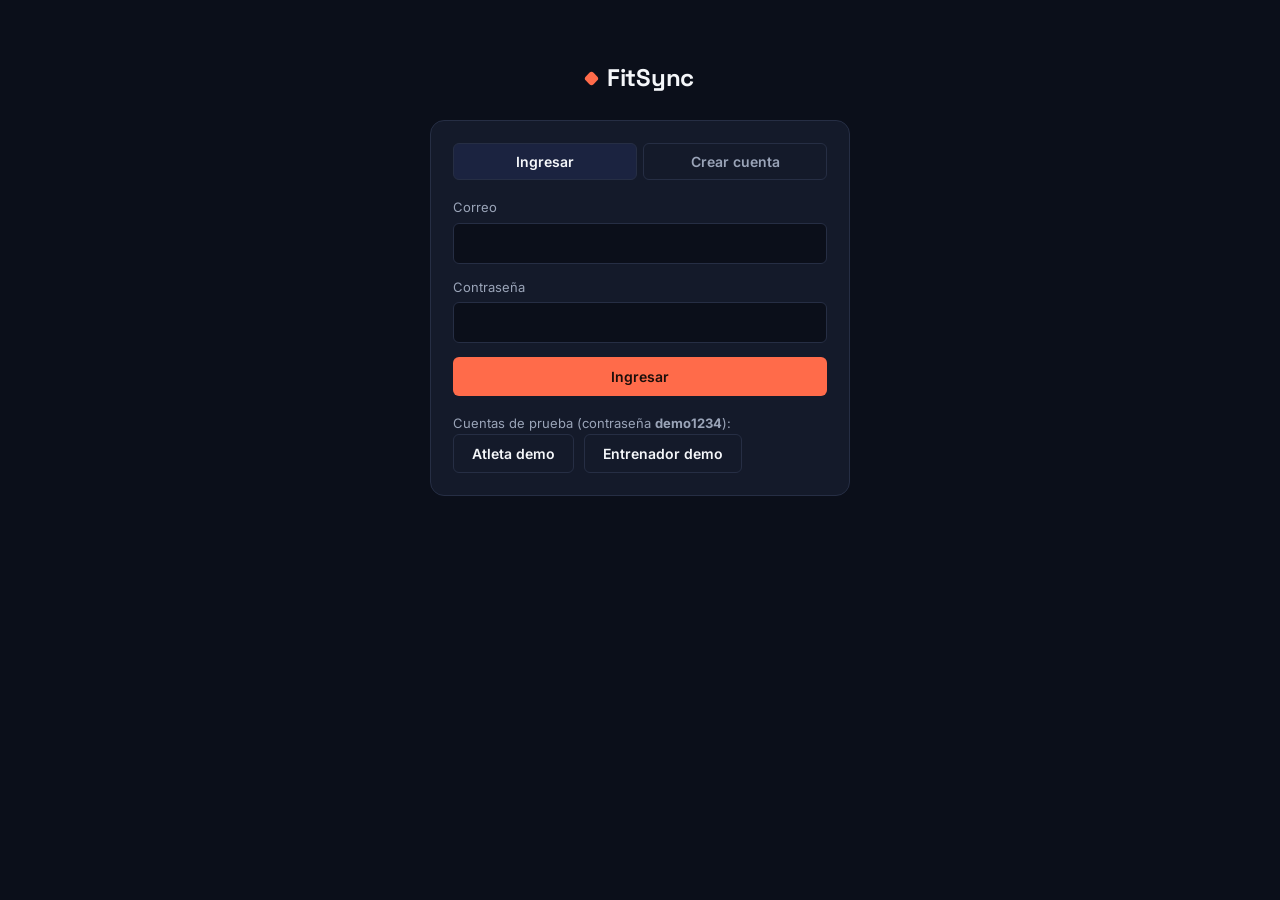
<file: src/main/resources/static/login.html>
<!DOCTYPE html>
<html lang="es"><head><meta charset="UTF-8"><meta name="viewport" content="width=device-width, initial-scale=1.0"><link rel="preconnect" href="https://fonts.googleapis.com"><link rel="preconnect" href="https://fonts.gstatic.com" crossorigin><link href="https://fonts.googleapis.com/css2?family=Space+Grotesk:wght@500;600;700&family=Inter:wght@400;500;600&display=swap" rel="stylesheet"><link rel="stylesheet" href="css/app.css"><title>Ingresar · FitSync</title></head>
<body>
<div id="toast" role="status"></div>
<main class="wrap">
  <div class="auth">
    <a class="brand" href="landing.html"><i></i>FitSync</a>
    <div class="panel">
      <div class="auth-tabs"><button id="tabLogin" class="on" type="button">Ingresar</button><button id="tabRegister" type="button">Crear cuenta</button></div>
      <div class="rule" id="ruleAuth"></div>

      <form id="formLogin">
        <div class="field"><label for="lemail">Correo</label><input id="lemail" type="email" autocomplete="username" required></div>
        <div class="field"><label for="lpass">Contraseña</label><input id="lpass" type="password" autocomplete="current-password" required></div>
        <button class="btn btn-coral" type="submit" style="width:100%">Ingresar</button>
        <div class="demo-accounts">Cuentas de prueba (contraseña <b>demo1234</b>):<br>
          <button class="btn btn-ghost" type="button" data-demo="demo@fitsync.com">Atleta demo</button>
          <button class="btn btn-ghost" type="button" data-demo="entrenador@fitsync.com">Entrenador demo</button>
        </div>
      </form>

      <form id="formRegister" hidden>
        <div class="field"><label for="rname">Nombre completo</label><input id="rname" required minlength="2"></div>
        <div class="field"><label for="remail">Correo</label><input id="remail" type="email" autocomplete="username" required></div>
        <div class="field"><label for="rpass">Contraseña (mínimo 8 caracteres)</label><input id="rpass" type="password" autocomplete="new-password" required minlength="8"></div>
        <div class="field"><label for="rrole">Tipo de cuenta</label><select id="rrole">
          <option value="ATLETA">Atleta: organizo mi rutina y mi suplementación</option>
          <option value="ENTRENADOR">Entrenador: gestiono a mis atletas</option></select></div>
        <button class="btn btn-coral" type="submit" style="width:100%">Crear cuenta gratis</button>
      </form>
    </div>
  </div>
</main>
<script src="js/app.js"></script>
<script>
const rule = $('#ruleAuth');
function tab(login) {
  $('#tabLogin').classList.toggle('on', login); $('#tabRegister').classList.toggle('on', !login);
  $('#formLogin').hidden = !login; $('#formRegister').hidden = login; clearRule(rule);
}
$('#tabLogin').onclick = () => tab(true);
$('#tabRegister').onclick = () => tab(false);
if (location.hash === '#registro') tab(false);

function enter(res) {
  store(TOKEN_KEY, res.token); store(VIEW_KEY, null);
  location.href = res.user.role === 'ENTRENADOR' ? 'atletas.html' : 'index.html';
}
async function login(email, password) {
  clearRule(rule);
  try { enter(await api('/auth/login', 'POST', {email, password})); }
  catch (e) { showRule(rule, e.message); }
}
$('#formLogin').onsubmit = ev => { ev.preventDefault(); login($('#lemail').value, $('#lpass').value); };
document.querySelectorAll('[data-demo]').forEach(b => b.onclick = () => login(b.dataset.demo, 'demo1234'));
$('#formRegister').onsubmit = async ev => {
  ev.preventDefault(); clearRule(rule);
  try {
    enter(await api('/auth/register', 'POST', {fullName: $('#rname').value, email: $('#remail').value,
      password: $('#rpass').value, role: $('#rrole').value}));
  } catch (e) { showRule(rule, e.message); }
};
if (read(TOKEN_KEY)) api('/me').then(() => location.href = 'index.html').catch(() => {});
</script>
</body></html>
</file>
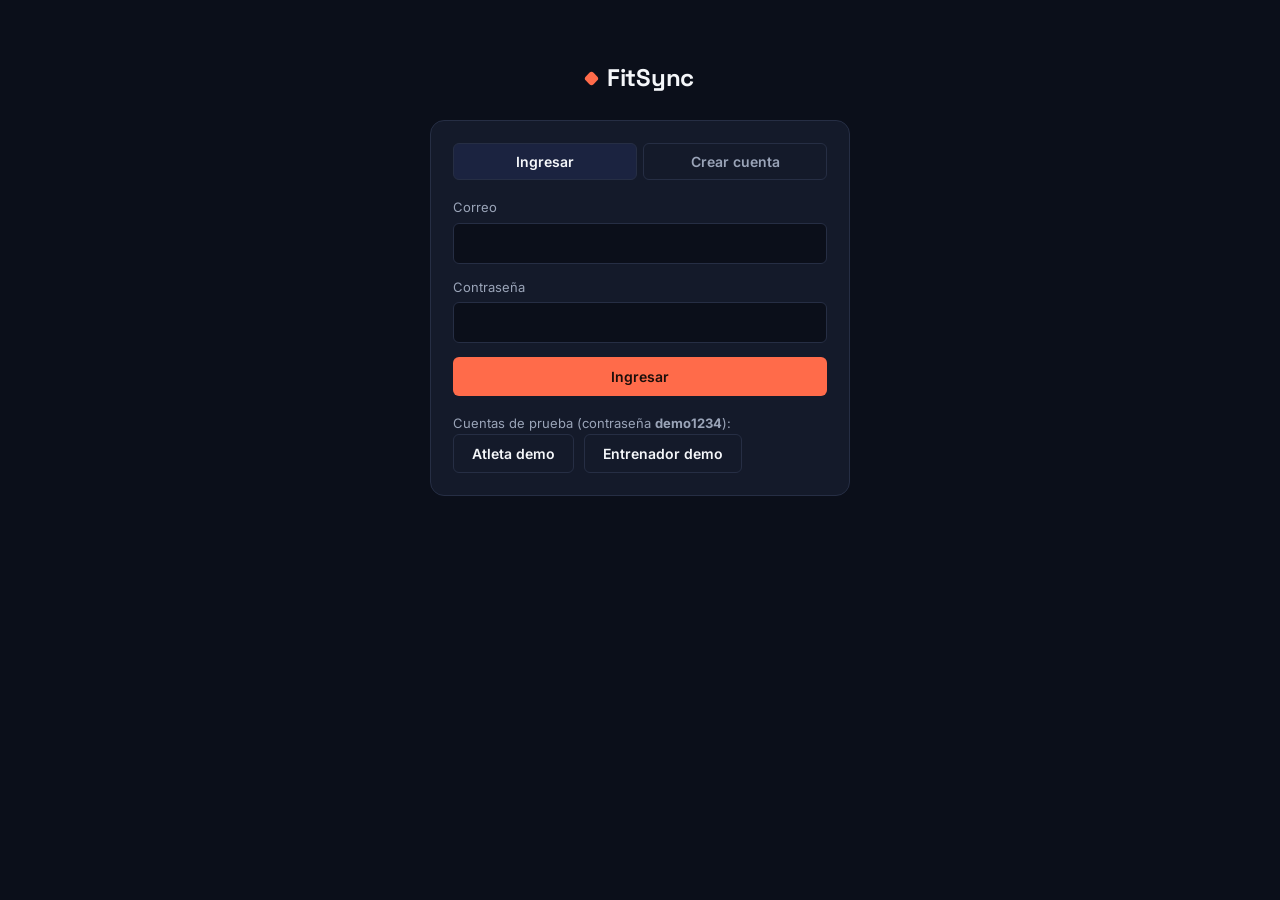
<file: src/main/resources/static/plan.html>
<!DOCTYPE html>
<html lang="es"><head><meta charset="UTF-8"><meta name="viewport" content="width=device-width, initial-scale=1.0"><link rel="preconnect" href="https://fonts.googleapis.com"><link rel="preconnect" href="https://fonts.gstatic.com" crossorigin><link href="https://fonts.googleapis.com/css2?family=Space+Grotesk:wght@500;600;700&family=Inter:wght@400;500;600&display=swap" rel="stylesheet"><link rel="stylesheet" href="css/app.css"><title>Mi plan · FitSync</title></head>
<body>
<main class="wrap">
  <div class="page-head">
    <div><h1>Mi plan</h1><p>Empieza gratis. Pasa a Pro cuando necesites historial completo o gestionar a varios atletas.</p></div>
  </div>
  <div id="content"></div>
</main>
<div class="modal" id="modal" role="dialog" aria-modal="true" aria-labelledby="mTitle">
  <div class="panel">
    <h2 id="mTitle">Confirmar pago del plan Pro</h2>
    <p>Se registrará un pago de <b id="mAmount"></b> por un mes de FitSync Pro.</p>
    <p class="empty"><b>Pago simulado:</b> esta versión usa una pasarela de prueba. No se pide ninguna tarjeta y no se cobra dinero real; solo queda registrada la operación.</p>
    <div class="actions"><button class="btn btn-ghost" id="mCancel">Cancelar</button><button class="btn btn-coral" id="mOk">Confirmar pago</button></div>
  </div>
</div>
<script src="js/app.js"></script>
<script>
let info = null;
const money = (a, c) => (c === 'PEN' ? 'S/ ' : c + ' ') + Number(a).toFixed(2);

async function load() {
  info = await api('/subscription');
  render();
}

function render() {
  const pro = info.plan === 'PRO';
  const since = ME.proSince ? new Date(ME.proSince).toLocaleDateString('es-PE', {day: 'numeric', month: 'long', year: 'numeric'}) : '';
  const rows = info.payments.map(p => '<tr><td>' + new Date(p.paidAt).toLocaleString('es-PE') + '</td><td>' + money(p.amount, p.currency) +
    '</td><td>' + esc(p.method) + '</td><td>' + esc(p.reference) + '</td></tr>').join('');
  $('#content').innerHTML =
    '<div class="plans">' +
    '<div class="plan-card' + (pro ? '' : ' current') + '"><h3>Gratis ' + (pro ? '' : '<span class="chip ok">Tu plan</span>') + '</h3><div class="price">S/ 0</div><ul>' +
      '<li>Rutinas ilimitadas (Push/Pull/Legs y variantes)</li><li>Un plan de suplementación activo</li><li>Adherencia de la semana actual</li><li>Recordatorios de dosis</li></ul></div>' +
    '<div class="plan-card pro' + (pro ? ' current' : '') + '"><h3>Pro ' + (pro ? '<span class="chip pro">Tu plan desde ' + esc(since) + '</span>' : '') + '</h3>' +
      '<div class="price">' + money(info.proMonthlyPrice, info.currency) + ' <span>/ mes</span></div><ul>' +
      '<li>Historial completo de adherencia (12 semanas)</li><li>Múltiples planes de suplementación</li>' +
      '<li>Gestión de atletas ilimitados (entrenadores)</li><li>Marca blanca: tu nombre y tu color para tus atletas</li></ul>' +
      (pro ? '<button class="btn btn-ghost" id="btnCancel">Volver al plan Gratis</button>' : '<button class="btn btn-coral" id="btnUpgrade">Pasar a Pro</button>') + '</div>' +
    '</div>' +
    '<div class="panel" style="margin-top:22px"><h2>Pagos</h2>' + (rows
      ? '<table class="simple"><thead><tr><th>Fecha</th><th>Monto</th><th>Método</th><th>Referencia</th></tr></thead><tbody>' + rows + '</tbody></table>'
      : '<p class="empty">Todavía no hay pagos registrados.</p>') + '</div>';

  const up = $('#btnUpgrade');
  if (up) up.onclick = () => { $('#mAmount').textContent = money(info.proMonthlyPrice, info.currency); $('#modal').classList.add('show'); $('#mOk').focus(); };
  const cancel = $('#btnCancel');
  if (cancel) cancel.onclick = async () => {
    if (!confirm('¿Volver al plan Gratis? Perderás el historial completo y, si eres entrenador, la gestión de atletas nuevos.')) return;
    try { info = await api('/subscription/cancel', 'POST'); ME = await api('/me'); toast('Volviste al plan Gratis'); setTimeout(() => location.reload(), 900); }
    catch (e) { toast(e.message); }
  };
}

$('#mCancel').onclick = () => $('#modal').classList.remove('show');
$('#mOk').onclick = async () => {
  const b = $('#mOk'); b.disabled = true;
  try {
    const pay = await api('/subscription/upgrade', 'POST');
    $('#modal').classList.remove('show');
    toast('¡Ya eres Pro! Referencia ' + pay.reference);
    setTimeout(() => location.reload(), 1200);
  } catch (e) { toast(e.message); }
  b.disabled = false;
};
document.addEventListener('keydown', e => { if (e.key === 'Escape') $('#modal').classList.remove('show'); });
start('plan', load);
</script>
</body></html>
</file>
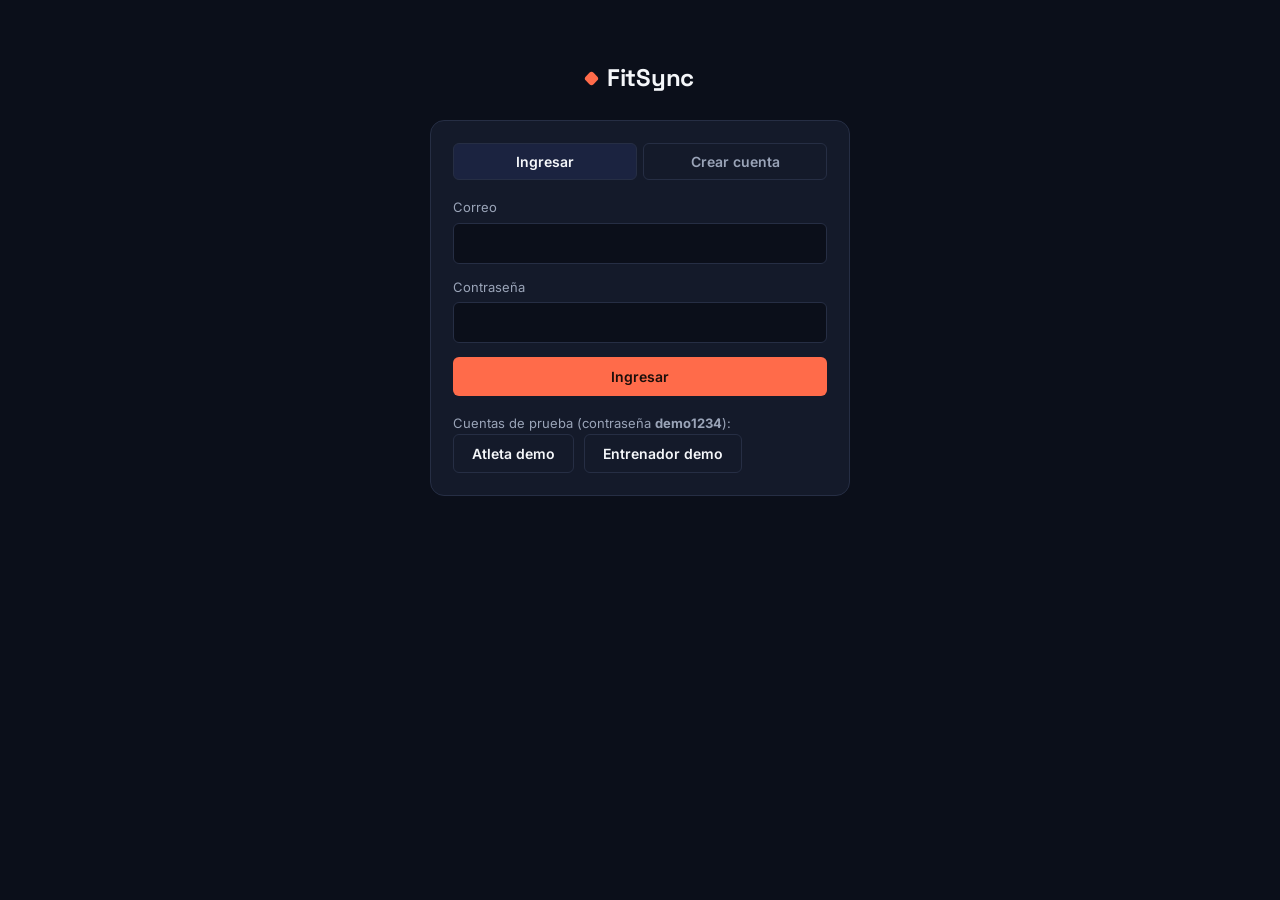
<file: src/main/resources/static/progreso.html>
<!DOCTYPE html>
<html lang="es"><head><meta charset="UTF-8"><meta name="viewport" content="width=device-width, initial-scale=1.0"><link rel="preconnect" href="https://fonts.googleapis.com"><link rel="preconnect" href="https://fonts.gstatic.com" crossorigin><link href="https://fonts.googleapis.com/css2?family=Space+Grotesk:wght@500;600;700&family=Inter:wght@400;500;600&display=swap" rel="stylesheet"><link rel="stylesheet" href="css/app.css"><title>Progreso · FitSync</title></head>
<body>
<main class="wrap">
  <div class="page-head">
    <div><h1>Progreso</h1><p>Adherencia: qué porcentaje de lo planificado (entrenamientos y dosis) se cumplió cada semana.</p></div>
  </div>
  <div id="content"></div>
</main>
<script src="js/app.js"></script>
<script>
let programs = [], plans = [], progId = null, planId = null;
const DIA = ['dom', 'lun', 'mar', 'mié', 'jue', 'vie', 'sáb'];

async function load() {
  [programs, plans] = await Promise.all([listPrograms(), listPlans()]);
  const saved = loadSelection();
  progId = programs.find(p => p.id === saved.progId) ? saved.progId : (programs[0] && programs[0].id) || null;
  planId = plans.find(p => p.id === saved.planId) ? saved.planId : defaultPlanFor(plans, progId);
  render();
}

async function render() {
  const box = $('#content');
  if (!programs.length && !plans.length) {
    box.innerHTML = '<div class="panel"><p class="empty">Todavía no hay programa ni plan. Créalos o carga los datos de ejemplo en <a href="index.html">Semana</a>.</p></div>';
    return;
  }
  const q = '?weeks=8' + (progId ? '&programId=' + progId : '') + (planId ? '&planId=' + planId : '') + ownerQS('&');
  const h = await api('/adherence/history' + q);
  const cur = h.weeks[h.weeks.length - 1];
  const prev = h.weeks.length > 1 ? h.weeks[h.weeks.length - 2] : null;
  const fmt = d => new Date(d + 'T00:00:00').toLocaleDateString('es-PE', {day: 'numeric', month: 'short'});

  const dayBars = cur.days.map(d => {
    const pct = d.expected ? Math.round(d.done * 100 / d.expected) : 0;
    return '<div class="bar' + (d.date === cur.days[cur.days.length - 1].date ? ' cur' : '') + '"><em>' + (d.expected ? pct + '%' : '—') +
      '</em><i style="height:' + Math.max(pct, 1) + '%"></i></div>';
  }).join('');
  const dayAxis = cur.days.map(d => '<span>' + DIA[new Date(d.date + 'T00:00:00').getDay()] + '</span>').join('');

  const weekBars = h.weeks.map((w, i) => '<div class="bar' + (i === h.weeks.length - 1 ? ' cur' : '') + '"><em>' + w.percent + '%</em><i style="height:' + Math.max(w.percent, 1) + '%"></i></div>').join('');
  const weekAxis = h.weeks.map(w => '<span>' + fmt(w.weekStart) + '</span>').join('');

  box.innerHTML = pickers(programs, plans, progId, planId) +
    '<div class="kpis"><div class="kpi"><b>' + cur.percent + '%</b><span>adherencia esta semana</span></div>' +
    '<div class="kpi"><b>' + cur.done + ' / ' + cur.expected + '</b><span>cumplidos de lo planificado hasta hoy</span></div>' +
    '<div class="kpi"><b>' + (prev ? (cur.percent - prev.percent >= 0 ? '+' : '') + (cur.percent - prev.percent) + ' pts' : '—') + '</b><span>' +
    (prev ? 'frente a la semana pasada' : 'comparación semanal (plan Pro)') + '</span></div></div>' +
    '<div class="panel"><h2>Esta semana, día por día</h2><div class="bars">' + dayBars + '</div><div class="axis">' + dayAxis + '</div></div>' +
    (h.limited
      ? '<div class="upsell">El historial de las últimas semanas es parte del <b>plan Pro</b>. Con Gratis ves solo la semana actual. <a href="plan.html">Ver planes</a></div>'
      : '<div class="panel" style="margin-top:20px"><h2>Historial de las últimas ' + h.weeks.length + ' semanas</h2><div class="bars">' + weekBars + '</div><div class="axis">' + weekAxis + '</div></div>');

  $('#selProg').onchange = e => { progId = e.target.value; planId = defaultPlanFor(plans, progId); saveSelection(progId, planId); render(); };
  $('#selPlan').onchange = e => { planId = e.target.value || null; saveSelection(progId, planId); render(); };
}
start('progreso', load);
</script>
</body></html>
</file>
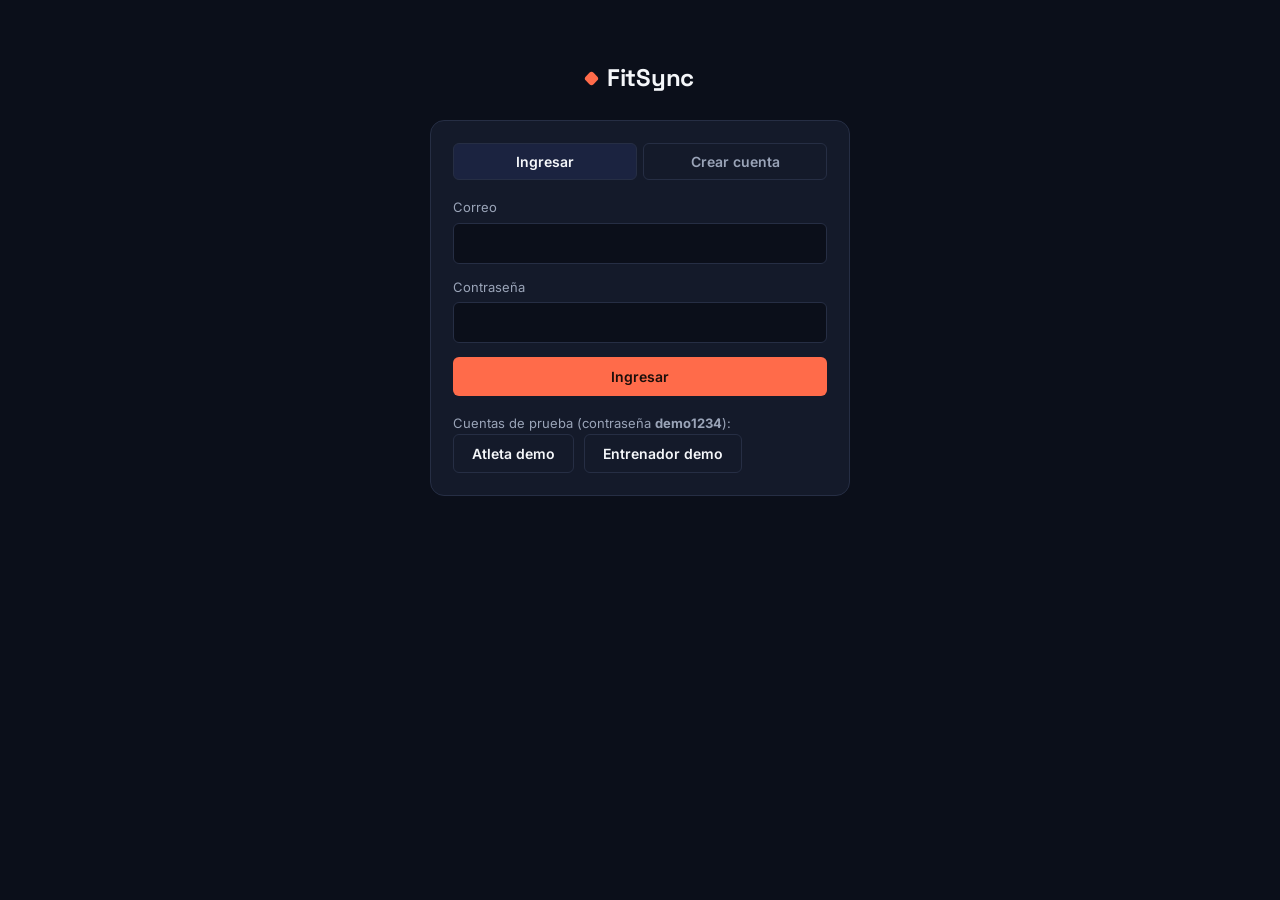
<file: src/main/resources/static/suplementos.html>
<!DOCTYPE html>
<html lang="es"><head><meta charset="UTF-8"><meta name="viewport" content="width=device-width, initial-scale=1.0"><link rel="preconnect" href="https://fonts.googleapis.com"><link rel="preconnect" href="https://fonts.gstatic.com" crossorigin><link href="https://fonts.googleapis.com/css2?family=Space+Grotesk:wght@500;600;700&family=Inter:wght@400;500;600&display=swap" rel="stylesheet"><link rel="stylesheet" href="css/app.css"><title>Suplementación · FitSync</title></head>
<body>
<main class="wrap">
  <div class="page-head">
    <div><h1>Suplementación</h1><p>Programa tus dosis por horario. Un plan puede vincularse a un programa de entrenamiento para sincronizar las dosis post-entreno.</p></div>
  </div>
  <div class="split">
    <aside>
      <div class="list" id="plans"></div>
      <form class="panel" id="formPlan">
        <h2>Nuevo plan</h2>
        <div class="field"><label for="plink">Vincular a un programa (opcional)</label><select id="plink"></select></div>
        <button class="btn btn-teal" type="submit">Crear plan</button>
      </form>
    </aside>
    <section id="detail"></section>
  </div>
</main>
<script src="js/app.js"></script>
<script>
let plans = [], programs = [], selected = null;
const SUPPS = ['Creatina monohidrato','Proteína whey','Cafeína','Omega-3','Magnesio'];

async function load(selectId) {
  [plans, programs] = await Promise.all([listPlans(), listPrograms()]);
  if (selectId) selected = selectId;
  if (!plans.find(p => p.id === selected)) selected = plans.length ? plans[0].id : null;
  $('#plink').innerHTML = '<option value="">Sin vincular</option>' + programs.map(p => '<option value="' + p.id + '">' + esc(p.name) + '</option>').join('');
  renderList(); renderDetail();
}

function renderList() {
  $('#plans').innerHTML = plans.length ? plans.map(p =>
    '<button class="item teal' + (p.id === selected ? ' sel' : '') + '" data-id="' + p.id + '"><b>' + esc(planLabel(p, programs)) + '</b><small>' +
    p.doses.length + ' dosis programadas</small></button>').join('')
    : '<p class="empty">Aún no tienes planes. Crea el primero abajo.</p>';
  document.querySelectorAll('#plans .item').forEach(b => b.onclick = () => { selected = b.dataset.id; renderList(); renderDetail(); });
}

function renderDetail() {
  const p = plans.find(x => x.id === selected);
  if (!p) { $('#detail').innerHTML = '<div class="panel"><p class="empty">Selecciona o crea un plan para ver sus dosis.</p></div>'; return; }
  const doses = [...p.doses].sort((a, b) => a.timeOfDay.localeCompare(b.timeOfDay));
  $('#detail').innerHTML =
    '<div class="stack"><div class="panel"><div class="detail-head"><div><h2>' + esc(planLabel(p, programs)) + '</h2>' +
    '<span class="chip ' + (p.linkedProgramId ? 'ok' : '') + '">' + (p.linkedProgramId ? 'Sincronizado con entrenamiento' : 'Sin programa vinculado') + '</span></div></div>' +
    (doses.length ? doses.map(d => '<div class="ex"><b>' + esc(d.supplementName) + '</b><span>' + d.grams + ' g</span><span>' + d.timeOfDay + '</span><span>' + (d.relativeToWorkout ? 'post-entreno' : 'todos los días') + '</span></div>').join('')
      : '<p class="empty">Este plan no tiene dosis. Agrega la primera con el formulario de abajo.</p>') + '</div>' +

    '<form class="panel" id="formDose"><h2>Programar dosis</h2><div class="rule" id="ruleDose"></div>' +
    '<div class="row c2"><div class="field"><label for="sname">Suplemento</label><input id="sname" list="supps" required maxlength="80" placeholder="Creatina monohidrato"><datalist id="supps">' + SUPPS.map(s => '<option value="' + s + '">').join('') + '</datalist></div>' +
    '<div class="field"><label for="sg">Cantidad (g)</label><input id="sg" type="number" step="0.1" min="0.1" max="100" value="5" required></div></div>' +
    '<div class="field"><label for="st">Hora</label><input id="st" type="time" value="08:00" required></div>' +
    '<label class="check"><input id="srel" type="checkbox"> Tomar después de entrenar (solo días de entrenamiento)</label>' +
    '<button class="btn btn-teal" type="submit">Programar dosis</button></form></div>';

  $('#formDose').onsubmit = async ev => {
    ev.preventDefault(); const box = $('#ruleDose'); clearRule(box);
    try {
      await api('/supplement-plans/' + p.id + '/doses', 'POST', {supplementName: $('#sname').value, grams: +$('#sg').value, timeOfDay: $('#st').value, relativeToWorkout: $('#srel').checked});
      await load(p.id); toast('Dosis programada');
    } catch (e) { showRule(box, e.message); }
  };
}

$('#formPlan').onsubmit = async ev => {
  ev.preventDefault();
  try {
    const p = await api('/supplement-plans', 'POST', {userId: ownerId(), linkedProgramId: $('#plink').value || null});
    await load(p.id); toast('Plan creado');
  } catch (e) { toast(e.message); }
};
start('supl', load);
</script>
</body></html>
</file>
<file: src/main/resources/static/css/app.css>
/* FitSync — estilos compartidos de las pantallas. Misma paleta que la landing. */
:root{
  --bg:#0B0F1A; --surface:#141A2A; --surface-alt:#1B2340; --line:#262E44;
  --coral:#FF6B4A; --coral-dim:#3a2220; --teal:#4FD1C5; --teal-dim:#16302f;
  --text-hi:#F5F7FA; --text-mid:#9AA4B8; --text-low:#5D6577; --danger:#ff8f8f;
  --r-sm:6px; --r-md:14px;
}
*{box-sizing:border-box}
body{margin:0;background:var(--bg);color:var(--text-hi);font-family:'Inter',sans-serif;line-height:1.5;-webkit-font-smoothing:antialiased}
h1,h2,h3,.brand{font-family:'Space Grotesk',sans-serif;letter-spacing:-.01em;margin:0}
a{color:inherit;text-decoration:none}
.wrap{max-width:1200px;margin:0 auto;padding:0 28px}
:focus-visible{outline:2px solid var(--teal);outline-offset:2px}

/* barra superior */
header.top{position:sticky;top:0;z-index:10;background:rgba(11,15,26,.88);backdrop-filter:blur(10px);border-bottom:1px solid var(--line)}
header.top .wrap{display:flex;align-items:center;justify-content:space-between;height:64px}
.brand{display:flex;align-items:center;gap:10px;font-size:19px;font-weight:700}
.brand i{width:11px;height:11px;border-radius:3px;background:var(--coral);transform:rotate(45deg)}
nav.tabs{display:flex;gap:6px}
nav.tabs a{padding:8px 16px;border-radius:var(--r-sm);color:var(--text-mid);font-size:14.5px;font-weight:500}
nav.tabs a:hover{color:var(--text-hi)}
nav.tabs a.active{background:var(--surface-alt);color:var(--text-hi)}
.who{font-size:13px;color:var(--text-mid)}

main{padding:36px 0 80px}
.page-head{display:flex;justify-content:space-between;align-items:flex-end;gap:20px;flex-wrap:wrap;margin-bottom:28px}
.page-head h1{font-size:30px}
.page-head p{margin:6px 0 0;color:var(--text-mid);font-size:15px;max-width:560px}

/* botones y formularios */
.btn{font:600 14px 'Inter',sans-serif;padding:10px 18px;border-radius:var(--r-sm);border:1px solid transparent;cursor:pointer;transition:background .15s,transform .15s}
.btn-coral{background:var(--coral);color:#1A0E0A}.btn-coral:hover{background:#ff7d60}
.btn-teal{background:var(--teal);color:#06211f}.btn-teal:hover{background:#6fe0d5}
.btn-ghost{background:transparent;border-color:var(--line);color:var(--text-hi)}.btn-ghost:hover{border-color:var(--text-mid)}
.btn:disabled{opacity:.5;cursor:wait}
label{display:block;font-size:13px;color:var(--text-mid);margin-bottom:5px}
input,select{width:100%;background:var(--bg);border:1px solid var(--line);color:var(--text-hi);border-radius:var(--r-sm);padding:10px 12px;font:15px 'Inter',sans-serif}
input:focus,select:focus{border-color:var(--teal);outline:none}
select option{background:var(--surface)}
.field{margin-bottom:14px}
.row{display:grid;gap:12px}.row.c2{grid-template-columns:1fr 1fr}.row.c3{grid-template-columns:1fr 1fr 1fr}
.check{display:flex;align-items:center;gap:10px;font-size:14px;color:var(--text-hi);margin:4px 0 16px}
.check input{width:auto}

/* layout de dos columnas */
.split{display:grid;grid-template-columns:340px 1fr;gap:28px;align-items:start}
.panel{background:var(--surface);border:1px solid var(--line);border-radius:var(--r-md);padding:22px}
.panel h2{font-size:17px;margin-bottom:16px}
.stack{display:grid;gap:20px}

/* lista seleccionable */
.list{display:grid;gap:10px;margin-bottom:20px}
.item{display:block;width:100%;text-align:left;background:var(--surface);border:1px solid var(--line);border-radius:var(--r-md);padding:14px 16px;color:inherit;cursor:pointer;font:inherit}
.item:hover{border-color:var(--text-low)}
.item.sel{border-color:var(--coral);background:var(--surface-alt)}
.item.sel.teal{border-color:var(--teal)}
.item b{display:block;font-family:'Space Grotesk',sans-serif;font-size:16px}
.item small{color:var(--text-mid);font-size:13px}

/* chips */
.chip{display:inline-block;font-size:12px;font-weight:600;padding:3px 10px;border-radius:99px;background:var(--surface-alt);color:var(--text-mid)}
.chip.ok{background:var(--teal-dim);color:var(--teal)}
.chip.draft{background:var(--coral-dim);color:var(--coral)}

/* detalle de programa */
.detail-head{display:flex;justify-content:space-between;align-items:flex-start;gap:16px;flex-wrap:wrap;margin-bottom:20px}
.detail-head h2{font-size:24px;margin-bottom:6px}
.daycard{border-top:1px solid var(--line);padding:16px 0}
.daycard h3{font-size:15px;color:var(--coral);margin-bottom:10px}
.ex{display:grid;grid-template-columns:1fr auto auto auto;gap:16px;padding:8px 0;font-size:14.5px;border-bottom:1px dashed var(--line)}
.ex:last-child{border-bottom:none}
.ex span{color:var(--text-mid)}
.empty{color:var(--text-mid);font-size:14.5px;padding:8px 0}
.empty a{color:var(--teal);text-decoration:underline}

/* regla de negocio / error */
.rule{display:none;border:1px solid #6a3b3b;background:#2a1717;color:var(--danger);border-radius:var(--r-sm);padding:12px 14px;font-size:14px;margin-bottom:16px}
.rule.show{display:block}
.rule b{display:block;color:#ffb0b0;margin-bottom:2px;font-size:12.5px}

/* tablero semanal */
.picks{display:grid;grid-template-columns:1fr 1fr;gap:16px;margin-bottom:22px}
.stats{display:flex;gap:28px;flex-wrap:wrap;margin-bottom:22px;color:var(--text-mid);font-size:14px}
.stats b{color:var(--text-hi);font-family:'Space Grotesk',sans-serif;font-size:20px;margin-right:6px}
.board{display:grid;grid-template-columns:repeat(7,minmax(150px,1fr));gap:10px;overflow-x:auto;padding-bottom:6px}
.col{background:var(--surface);border:1px solid var(--line);border-radius:var(--r-md);padding:14px;min-height:260px}
.col.train{border-top:3px solid var(--coral)}
.col.rest{opacity:.75}
.col h3{font-size:15px;margin-bottom:10px;display:flex;justify-content:space-between;align-items:center}
.col .tag{font-size:11.5px;color:var(--text-mid);font-weight:500;font-family:'Inter',sans-serif}
.blk{font-size:13px;padding:7px 9px;border-radius:var(--r-sm);margin-bottom:6px;background:var(--surface-alt)}
.blk small{display:block;color:var(--text-mid);font-size:12px}
.blk.dose{background:var(--teal-dim);color:#c6f3ee}
.blk.dose small{color:#8fd8d0}
.sep{font-size:11.5px;color:var(--text-low);margin:10px 0 6px}
.legend{display:flex;gap:18px;font-size:13px;color:var(--text-mid);margin-bottom:12px}
.legend i{display:inline-block;width:10px;height:10px;border-radius:3px;margin-right:6px}

/* toast */
#toast{position:fixed;bottom:24px;left:50%;transform:translateX(-50%) translateY(20px);background:var(--surface-alt);border:1px solid var(--line);padding:12px 20px;border-radius:var(--r-sm);font-size:14px;opacity:0;pointer-events:none;transition:.25s;z-index:50}
#toast.show{opacity:1;transform:translateX(-50%) translateY(0)}

@media(max-width:860px){
  .split,.picks{grid-template-columns:1fr}
  header.top .wrap{height:auto;flex-wrap:wrap;padding-top:10px;padding-bottom:10px;gap:8px}
  nav.tabs a{padding:8px 10px;font-size:13.5px}
  .who{display:none}.row.c3{grid-template-columns:1fr 1fr}
}
@media(prefers-reduced-motion:reduce){*{transition:none!important}}

/* ---- cuentas, planes y seguimiento ---- */
.brand .by{font:500 12px 'Inter',sans-serif;color:var(--text-mid);margin-left:4px}
.chip.pro{background:var(--coral);color:#1A0E0A}
.chip.warn{background:#3a2f16;color:#f5c26b}
.chip.late{background:#3a1d1d;color:var(--danger)}
button.link{background:none;border:none;color:var(--text-mid);font:inherit;cursor:pointer;text-decoration:underline;padding:0 0 0 6px}
button.link:hover{color:var(--text-hi)}
.viewing{background:var(--surface-alt);border-bottom:1px solid var(--line);font-size:14px;color:var(--text-mid)}
.viewing .wrap{padding-top:10px;padding-bottom:10px}
.viewing b{color:var(--text-hi)}

.today{display:grid;grid-template-columns:1fr auto;gap:16px;align-items:start;margin-bottom:22px}
.today h2{margin-bottom:4px}
.today .sub{color:var(--text-mid);font-size:13.5px;margin:0 0 12px}
.tasks{display:grid;gap:8px}
.task{display:flex;align-items:center;gap:12px;background:var(--bg);border:1px solid var(--line);border-radius:var(--r-sm);padding:10px 12px;font-size:14px}
.task input{width:18px;height:18px;accent-color:var(--teal);flex:none}
.task .grow{flex:1}
.task small{color:var(--text-mid);display:block;font-size:12.5px}
.task.done{opacity:.6}

.kpis{display:grid;grid-template-columns:repeat(3,1fr);gap:16px;margin-bottom:22px}
.kpi{background:var(--surface);border:1px solid var(--line);border-radius:var(--r-md);padding:18px}
.kpi b{display:block;font:700 30px 'Space Grotesk',sans-serif}
.kpi span{color:var(--text-mid);font-size:13.5px}
.bars{display:flex;align-items:flex-end;gap:12px;height:200px;padding:10px 4px 0;border-bottom:1px solid var(--line)}
.bar{flex:1;display:flex;flex-direction:column;align-items:center;justify-content:flex-end;height:100%;gap:6px;font-size:12.5px;color:var(--text-mid)}
.bar i{display:block;width:100%;max-width:56px;background:var(--teal);border-radius:4px 4px 0 0;min-height:2px}
.bar.cur i{background:var(--coral)}
.bar em{font-style:normal;color:var(--text-hi);font-weight:600}
.axis{display:flex;gap:12px;padding:6px 4px 0}
.axis span{flex:1;text-align:center;font-size:12px;color:var(--text-low)}
.upsell{border:1px dashed var(--coral);border-radius:var(--r-md);padding:18px;margin-top:18px;color:var(--text-mid)}
.upsell a{color:var(--coral);font-weight:600}

.plans{display:grid;grid-template-columns:1fr 1fr;gap:20px}
.plan-card{background:var(--surface);border:1px solid var(--line);border-radius:var(--r-md);padding:24px}
.plan-card.current{border-color:var(--teal)}
.plan-card.pro{border-color:var(--coral)}
.plan-card h3{font-size:15px;color:var(--text-mid);margin-bottom:6px}
.plan-card .price{font:700 32px 'Space Grotesk',sans-serif;margin-bottom:14px}
.plan-card .price span{font:500 14px 'Inter',sans-serif;color:var(--text-mid)}
.plan-card ul{list-style:none;padding:0;margin:0 0 18px;color:var(--text-mid);font-size:14.5px}
.plan-card li{padding:7px 0;border-top:1px solid var(--line)}
.plan-card li:first-child{border-top:none}
table.simple{width:100%;border-collapse:collapse;font-size:14px}
table.simple th,table.simple td{text-align:left;padding:9px 8px;border-bottom:1px solid var(--line)}
table.simple th{color:var(--text-mid);font-weight:500}

.modal{position:fixed;inset:0;background:rgba(5,8,15,.7);display:none;align-items:center;justify-content:center;z-index:40;padding:16px}
.modal.show{display:flex}
.modal .panel{max-width:440px;width:100%}
.modal .actions{display:flex;gap:10px;justify-content:flex-end;margin-top:18px}

.auth{max-width:420px;margin:60px auto}
.auth .brand{justify-content:center;margin-bottom:24px;font-size:24px}
.auth-tabs{display:grid;grid-template-columns:1fr 1fr;gap:6px;margin-bottom:18px}
.auth-tabs button{background:transparent;border:1px solid var(--line);color:var(--text-mid);padding:9px;border-radius:var(--r-sm);font:600 14px 'Inter',sans-serif;cursor:pointer}
.auth-tabs button.on{background:var(--surface-alt);color:var(--text-hi)}
.demo-accounts{font-size:13px;color:var(--text-mid);margin-top:16px;line-height:1.7}
.demo-accounts button{margin-right:6px}

.athletes .row-a{display:grid;grid-template-columns:1.4fr 1.2fr 1fr auto;gap:12px;align-items:center;padding:12px 0;border-top:1px solid var(--line);font-size:14.5px}
.athletes .row-a small{display:block;color:var(--text-mid);font-size:12.5px}
.athletes .acts{display:flex;gap:8px}
.swatch{display:flex;gap:10px;align-items:center}
.swatch input[type=color]{width:52px;height:40px;padding:2px}
.preview{display:flex;align-items:center;gap:8px;font:700 18px 'Space Grotesk',sans-serif;margin:6px 0 14px}
.preview i{width:11px;height:11px;border-radius:3px;transform:rotate(45deg)}

@media(max-width:860px){
  .today,.plans,.kpis{grid-template-columns:1fr}
  .athletes .row-a{grid-template-columns:1fr}
}
</file>
